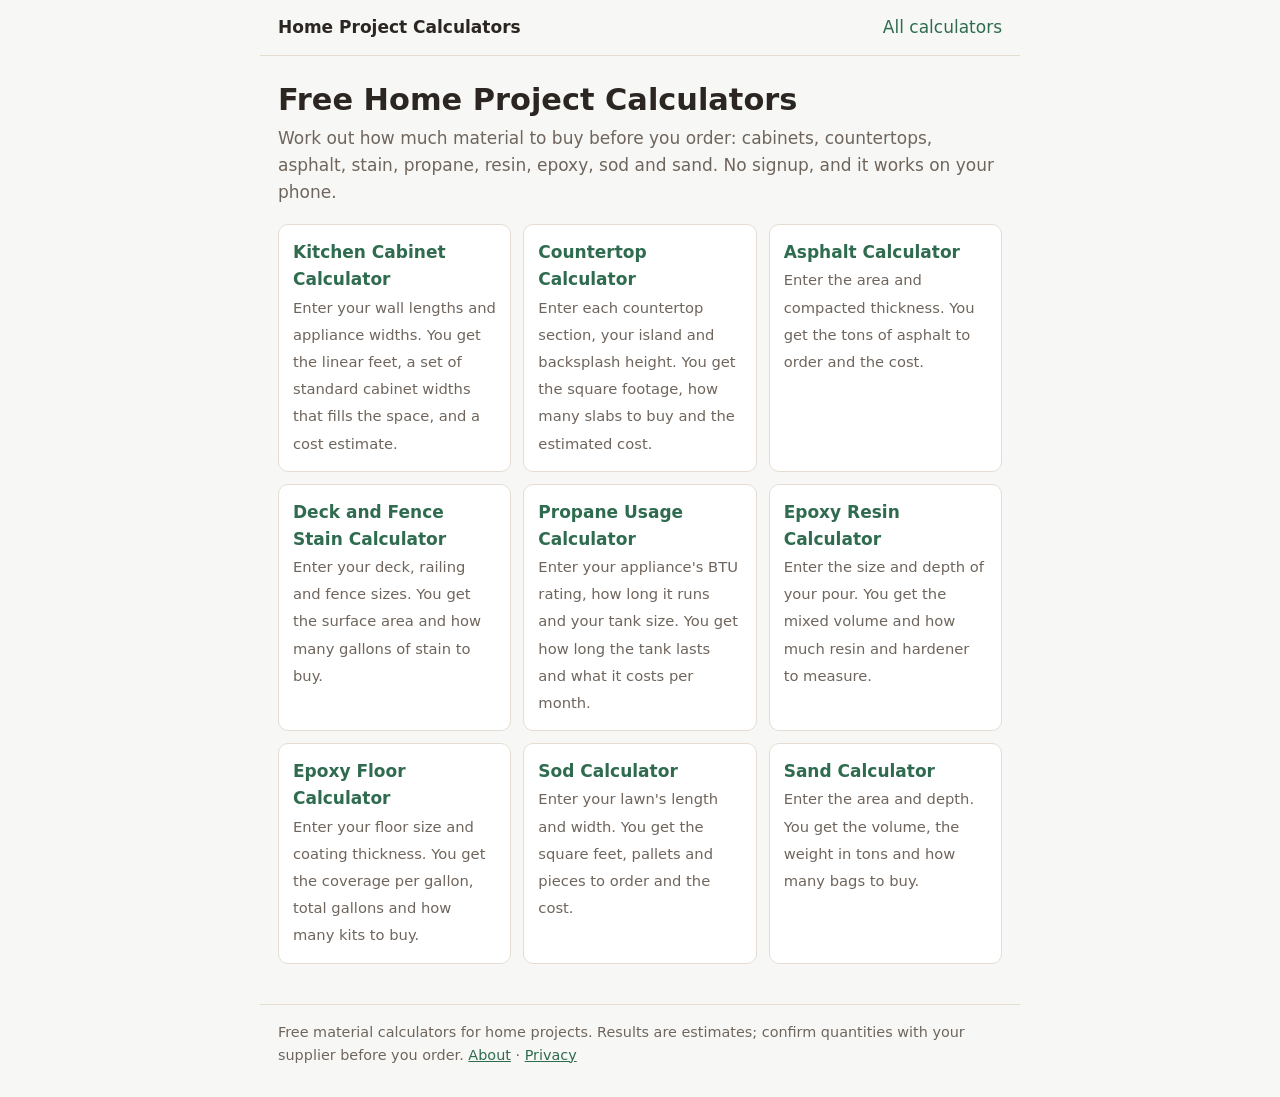
<file: index.html>
<!doctype html><html lang="en"><head><meta charset="utf-8"><meta name="viewport" content="width=device-width,initial-scale=1"><meta name="google-site-verification" content="CVZDYhy-9Az-9mSCyMcHNVbkX8L0_TWqJA_rbuYR4xs">
<title>Home Project Calculators: Free Material Calculators</title><meta name="description" content="Free calculators for home and yard projects: cabinets, countertops, asphalt, deck stain, propane, epoxy resin, epoxy floors, sod and sand."><link rel="canonical" href="https://home-project-calculators-3z6.pages.dev/">
<meta property="og:title" content="Home Project Calculators: Free Material Calculators"><meta property="og:description" content="Free calculators for home and yard projects: cabinets, countertops, asphalt, deck stain, propane, epoxy resin, epoxy floors, sod and sand."><meta property="og:url" content="https://home-project-calculators-3z6.pages.dev/"><meta property="og:type" content="website"><meta property="og:site_name" content="Home Project Calculators"><meta property="og:image" content="https://home-project-calculators-3z6.pages.dev/og/home.png"><meta property="og:image:width" content="1200"><meta property="og:image:height" content="630"><meta property="og:image:alt" content="Home Project Calculators">
<meta name="twitter:card" content="summary_large_image"><meta name="twitter:title" content="Home Project Calculators: Free Material Calculators"><meta name="twitter:description" content="Free calculators for home and yard projects: cabinets, countertops, asphalt, deck stain, propane, epoxy resin, epoxy floors, sod and sand."><meta name="twitter:image" content="https://home-project-calculators-3z6.pages.dev/og/home.png"><meta name="twitter:image:alt" content="Home Project Calculators">
<link rel="icon" href="/favicon.svg" type="image/svg+xml"><link rel="stylesheet" href="/style.css">
<script type="application/ld+json">{"@context":"https://schema.org","@type":"WebSite","name":"Home Project Calculators","url":"https://home-project-calculators-3z6.pages.dev/"}</script>
</head><body><header><a href="/">Home Project Calculators</a><a href="/#all" style="font-weight:500;color:var(--accent)">All calculators</a></header>
<main><h1>Free Home Project Calculators</h1><p class="lede">Work out how much material to buy before you order: cabinets, countertops, asphalt, stain, propane, resin, epoxy, sod and sand. No signup, and it works on your phone.</p>
<ul class="cards" id="all"><li><a href="/cabinet-calculator/"><b>Kitchen Cabinet Calculator</b><span>Enter your wall lengths and appliance widths. You get the linear feet, a set of standard cabinet widths that fills the space, and a cost estimate.</span></a></li><li><a href="/countertop-calculator/"><b>Countertop Calculator</b><span>Enter each countertop section, your island and backsplash height. You get the square footage, how many slabs to buy and the estimated cost.</span></a></li><li><a href="/asphalt-calculator/"><b>Asphalt Calculator</b><span>Enter the area and compacted thickness. You get the tons of asphalt to order and the cost.</span></a></li><li><a href="/deck-stain-calculator/"><b>Deck and Fence Stain Calculator</b><span>Enter your deck, railing and fence sizes. You get the surface area and how many gallons of stain to buy.</span></a></li><li><a href="/propane-calculator/"><b>Propane Usage Calculator</b><span>Enter your appliance's BTU rating, how long it runs and your tank size. You get how long the tank lasts and what it costs per month.</span></a></li><li><a href="/resin-calculator/"><b>Epoxy Resin Calculator</b><span>Enter the size and depth of your pour. You get the mixed volume and how much resin and hardener to measure.</span></a></li><li><a href="/epoxy-floor-calculator/"><b>Epoxy Floor Calculator</b><span>Enter your floor size and coating thickness. You get the coverage per gallon, total gallons and how many kits to buy.</span></a></li><li><a href="/sod-calculator/"><b>Sod Calculator</b><span>Enter your lawn's length and width. You get the square feet, pallets and pieces to order and the cost.</span></a></li><li><a href="/sand-calculator/"><b>Sand Calculator</b><span>Enter the area and depth. You get the volume, the weight in tons and how many bags to buy.</span></a></li></ul><div class="ad"><script async="async" data-cfasync="false" src="https://bauval.org/21/ab7f9d6fa5f63ed8d9570107b5866b9d"></script><div id="container-ab7f9d6fa5f63ed8d9570107b5866b9d"></div></div></main>
<footer>Free material calculators for home projects. Results are estimates; confirm quantities with your supplier before you order. <a href="/about/">About</a> · <a href="/privacy/">Privacy</a></footer>
<script src="/app.js" defer></script></body></html>
</file>
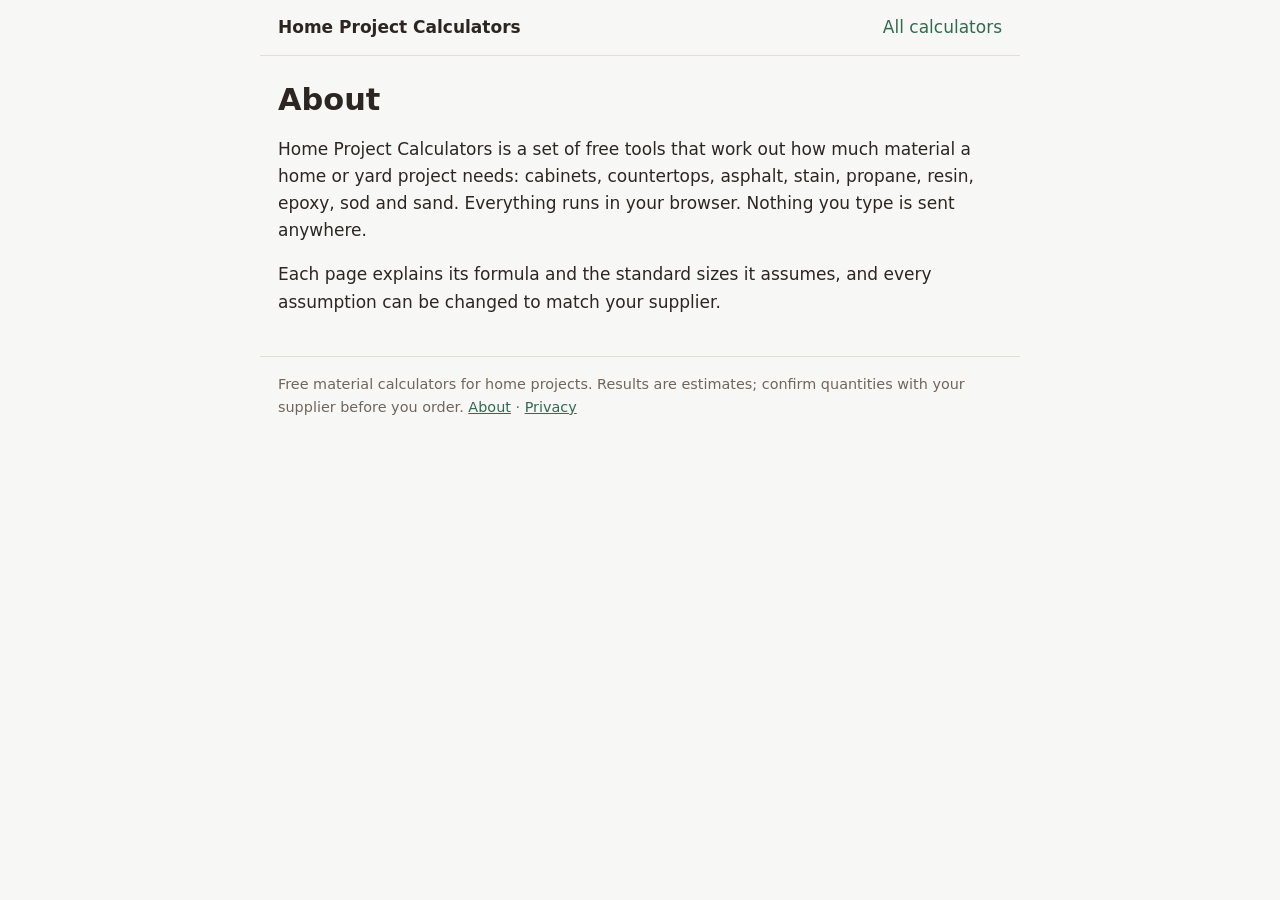
<file: about/index.html>
<!doctype html><html lang="en"><head><meta charset="utf-8"><meta name="viewport" content="width=device-width,initial-scale=1"><meta name="google-site-verification" content="CVZDYhy-9Az-9mSCyMcHNVbkX8L0_TWqJA_rbuYR4xs">
<title>About | Home Project Calculators</title><meta name="description" content="About for Home Project Calculators."><link rel="canonical" href="https://home-project-calculators-3z6.pages.dev/about/">
<meta property="og:title" content="About | Home Project Calculators"><meta property="og:description" content="About for Home Project Calculators."><meta property="og:url" content="https://home-project-calculators-3z6.pages.dev/about/"><meta property="og:type" content="website"><meta property="og:site_name" content="Home Project Calculators"><meta property="og:image" content="https://home-project-calculators-3z6.pages.dev/og/home.png"><meta property="og:image:width" content="1200"><meta property="og:image:height" content="630"><meta property="og:image:alt" content="Home Project Calculators">
<meta name="twitter:card" content="summary_large_image"><meta name="twitter:title" content="About | Home Project Calculators"><meta name="twitter:description" content="About for Home Project Calculators."><meta name="twitter:image" content="https://home-project-calculators-3z6.pages.dev/og/home.png"><meta name="twitter:image:alt" content="Home Project Calculators">
<link rel="icon" href="/favicon.svg" type="image/svg+xml"><link rel="stylesheet" href="/style.css">

</head><body><header><a href="/">Home Project Calculators</a><a href="/#all" style="font-weight:500;color:var(--accent)">All calculators</a></header>
<main><h1>About</h1><p>Home Project Calculators is a set of free tools that work out how much material a home or yard project needs: cabinets, countertops, asphalt, stain, propane, resin, epoxy, sod and sand. Everything runs in your browser. Nothing you type is sent anywhere.</p><p>Each page explains its formula and the standard sizes it assumes, and every assumption can be changed to match your supplier.</p></main>
<footer>Free material calculators for home projects. Results are estimates; confirm quantities with your supplier before you order. <a href="/about/">About</a> · <a href="/privacy/">Privacy</a></footer>
<script src="/app.js" defer></script></body></html>
</file>
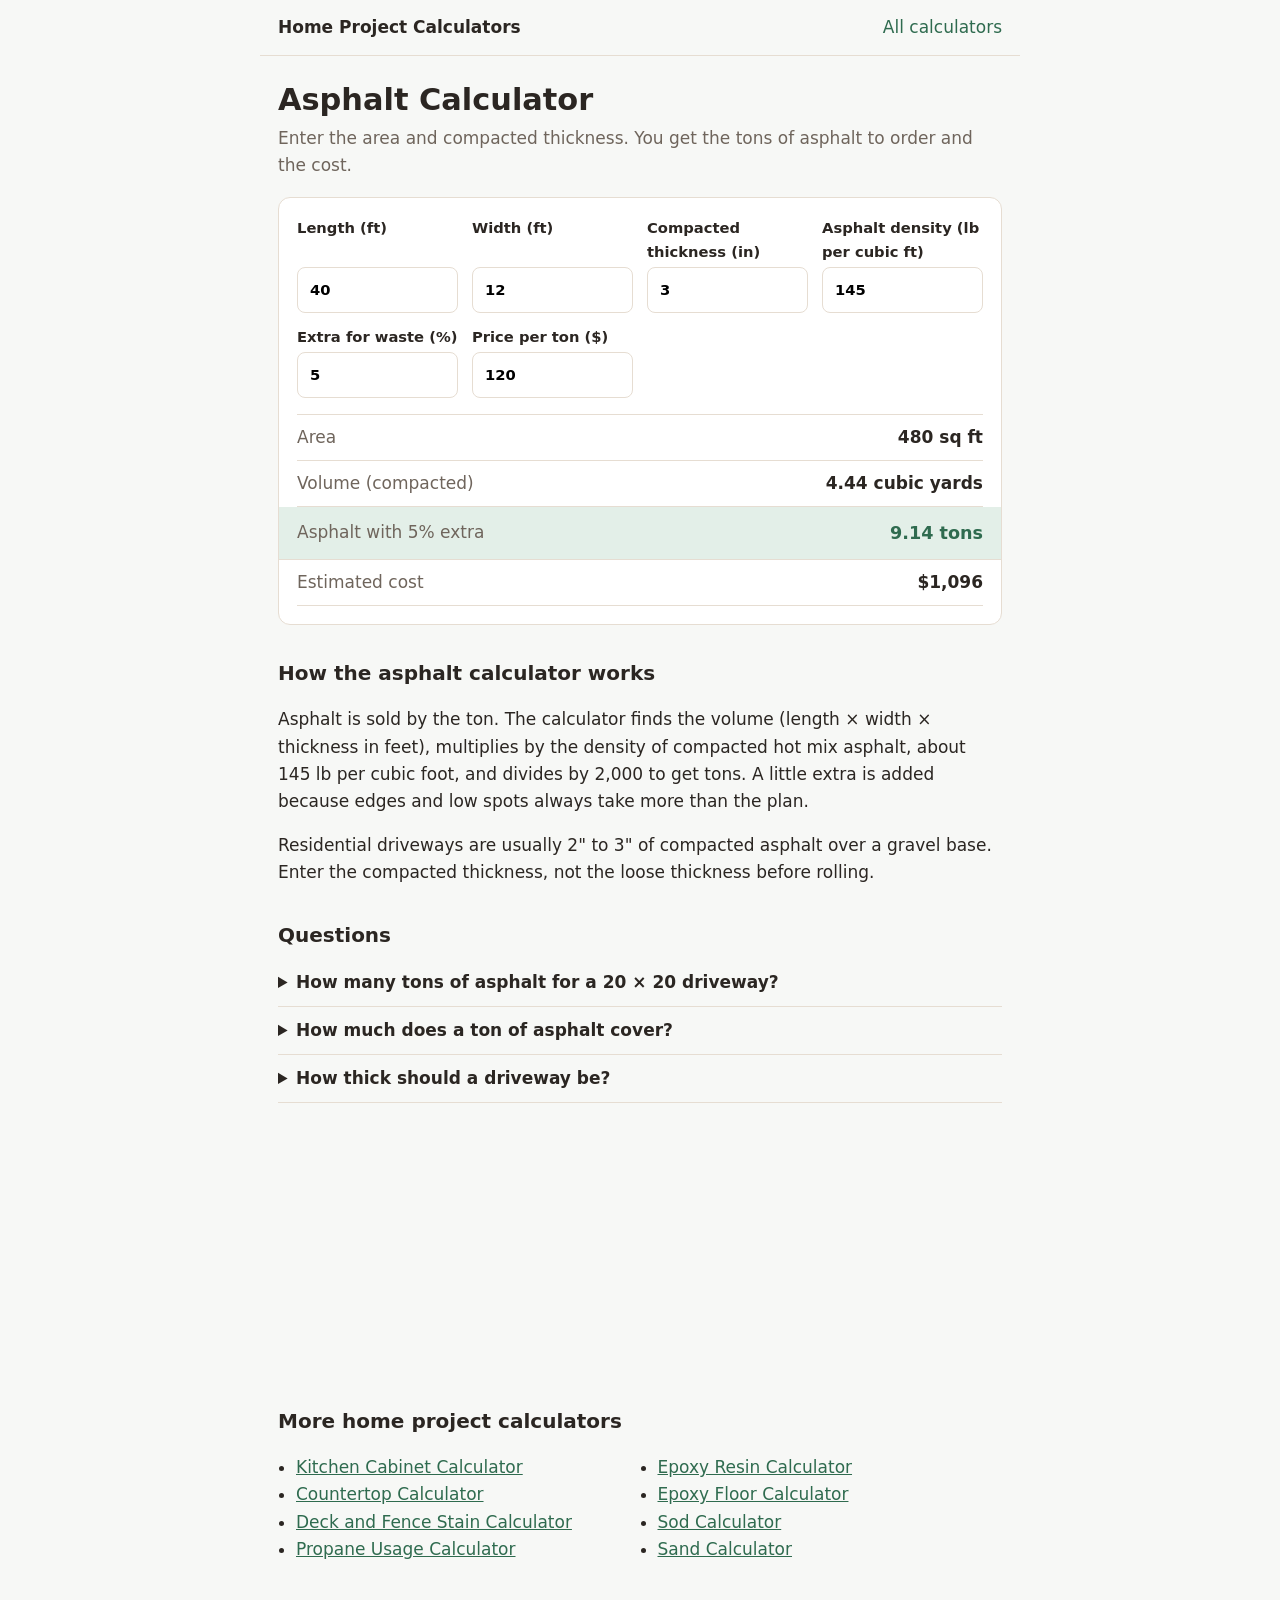
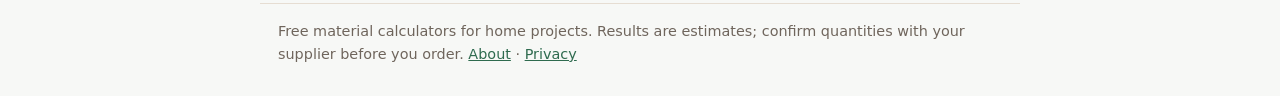
<file: asphalt-calculator/index.html>
<!doctype html><html lang="en"><head><meta charset="utf-8"><meta name="viewport" content="width=device-width,initial-scale=1"><meta name="google-site-verification" content="CVZDYhy-9Az-9mSCyMcHNVbkX8L0_TWqJA_rbuYR4xs">
<title>Asphalt Calculator: Tons of Asphalt for a Driveway</title><meta name="description" content="Free asphalt calculator. Enter driveway length, width and thickness to get tons of hot mix asphalt, cubic yards and estimated cost."><link rel="canonical" href="https://home-project-calculators-3z6.pages.dev/asphalt-calculator/">
<meta property="og:title" content="Asphalt Calculator: Tons of Asphalt for a Driveway"><meta property="og:description" content="Free asphalt calculator. Enter driveway length, width and thickness to get tons of hot mix asphalt, cubic yards and estimated cost."><meta property="og:url" content="https://home-project-calculators-3z6.pages.dev/asphalt-calculator/"><meta property="og:type" content="website"><meta property="og:site_name" content="Home Project Calculators"><meta property="og:image" content="https://home-project-calculators-3z6.pages.dev/og/asphalt-calculator.png"><meta property="og:image:width" content="1200"><meta property="og:image:height" content="630"><meta property="og:image:alt" content="Asphalt Calculator: free, no signup">
<meta name="twitter:card" content="summary_large_image"><meta name="twitter:title" content="Asphalt Calculator: Tons of Asphalt for a Driveway"><meta name="twitter:description" content="Free asphalt calculator. Enter driveway length, width and thickness to get tons of hot mix asphalt, cubic yards and estimated cost."><meta name="twitter:image" content="https://home-project-calculators-3z6.pages.dev/og/asphalt-calculator.png"><meta name="twitter:image:alt" content="Asphalt Calculator: free, no signup">
<link rel="icon" href="/favicon.svg" type="image/svg+xml"><link rel="stylesheet" href="/style.css">
<script type="application/ld+json">{"@context":"https://schema.org","@type":"WebApplication","name":"Asphalt Calculator","url":"https://home-project-calculators-3z6.pages.dev/asphalt-calculator/","applicationCategory":"UtilitiesApplication","operatingSystem":"Any","offers":{"@type":"Offer","price":"0","priceCurrency":"USD"}}</script><script type="application/ld+json">{"@context":"https://schema.org","@type":"FAQPage","mainEntity":[{"@type":"Question","name":"How many tons of asphalt for a 20 × 20 driveway?","acceptedAnswer":{"@type":"Answer","text":"At 2\" compacted thickness, a 20 × 20 ft area needs about 4.83 tons with no extra."}},{"@type":"Question","name":"How much does a ton of asphalt cover?","acceptedAnswer":{"@type":"Answer","text":"At 2\" thick, one ton covers about 83 sq ft. At 3\" thick it covers about 55 sq ft."}},{"@type":"Question","name":"How thick should a driveway be?","acceptedAnswer":{"@type":"Answer","text":"Most residential driveways get 2\" to 3\" of compacted asphalt over 4\" to 8\" of compacted gravel base."}}]}</script>
</head><body><header><a href="/">Home Project Calculators</a><a href="/#all" style="font-weight:500;color:var(--accent)">All calculators</a></header>
<main><h1>Asphalt Calculator</h1><p class="lede">Enter the area and compacted thickness. You get the tons of asphalt to order and the cost.</p>
<form class="calc" data-calc="asphalt"><div class="grid"><label>Length (ft)<input name="l" type="number" inputmode="decimal" step="any" min="0" value="40" required></label><label>Width (ft)<input name="w" type="number" inputmode="decimal" step="any" min="0" value="12" required></label><label>Compacted thickness (in)<input name="t" type="number" inputmode="decimal" step="any" min="0" value="3" required></label><label>Asphalt density (lb per cubic ft)<input name="density" type="number" inputmode="decimal" step="any" min="0" value="145" required></label><label>Extra for waste (%)<input name="waste" type="number" inputmode="decimal" step="any" min="0" value="5"></label><label>Price per ton ($)<input name="price" type="number" inputmode="decimal" step="any" min="0" value="120"></label></div><div id="result" aria-live="polite"></div></form>
<div class="ad"><script async="async" data-cfasync="false" src="https://bauval.org/21/ab7f9d6fa5f63ed8d9570107b5866b9d"></script><div id="container-ab7f9d6fa5f63ed8d9570107b5866b9d"></div></div>
<h2>How the asphalt calculator works</h2><p>Asphalt is sold by the ton. The calculator finds the volume (length × width × thickness in feet), multiplies by the density of compacted hot mix asphalt, about 145 lb per cubic foot, and divides by 2,000 to get tons. A little extra is added because edges and low spots always take more than the plan.</p><p>Residential driveways are usually 2" to 3" of compacted asphalt over a gravel base. Enter the compacted thickness, not the loose thickness before rolling.</p>
<h2>Questions</h2><details><summary>How many tons of asphalt for a 20 × 20 driveway?</summary><p>At 2&quot; compacted thickness, a 20 × 20 ft area needs about 4.83 tons with no extra.</p></details><details><summary>How much does a ton of asphalt cover?</summary><p>At 2&quot; thick, one ton covers about 83 sq ft. At 3&quot; thick it covers about 55 sq ft.</p></details><details><summary>How thick should a driveway be?</summary><p>Most residential driveways get 2&quot; to 3&quot; of compacted asphalt over 4&quot; to 8&quot; of compacted gravel base.</p></details>
<div class="ad ad-banner"><script>atOptions = { 'key' : '8d4633651714d2e306c0f49692fb148e', 'format' : 'iframe', 'height' : 250, 'width' : 300, 'params' : {} };</script><script src="https://bauval.org/22/8d4633651714d2e306c0f49692fb148e"></script></div><h2>More home project calculators</h2><ul class="links"><li><a href="/cabinet-calculator/">Kitchen Cabinet Calculator</a></li><li><a href="/countertop-calculator/">Countertop Calculator</a></li><li><a href="/deck-stain-calculator/">Deck and Fence Stain Calculator</a></li><li><a href="/propane-calculator/">Propane Usage Calculator</a></li><li><a href="/resin-calculator/">Epoxy Resin Calculator</a></li><li><a href="/epoxy-floor-calculator/">Epoxy Floor Calculator</a></li><li><a href="/sod-calculator/">Sod Calculator</a></li><li><a href="/sand-calculator/">Sand Calculator</a></li></ul></main>
<footer>Free material calculators for home projects. Results are estimates; confirm quantities with your supplier before you order. <a href="/about/">About</a> · <a href="/privacy/">Privacy</a></footer>
<script src="/app.js" defer></script></body></html>
</file>
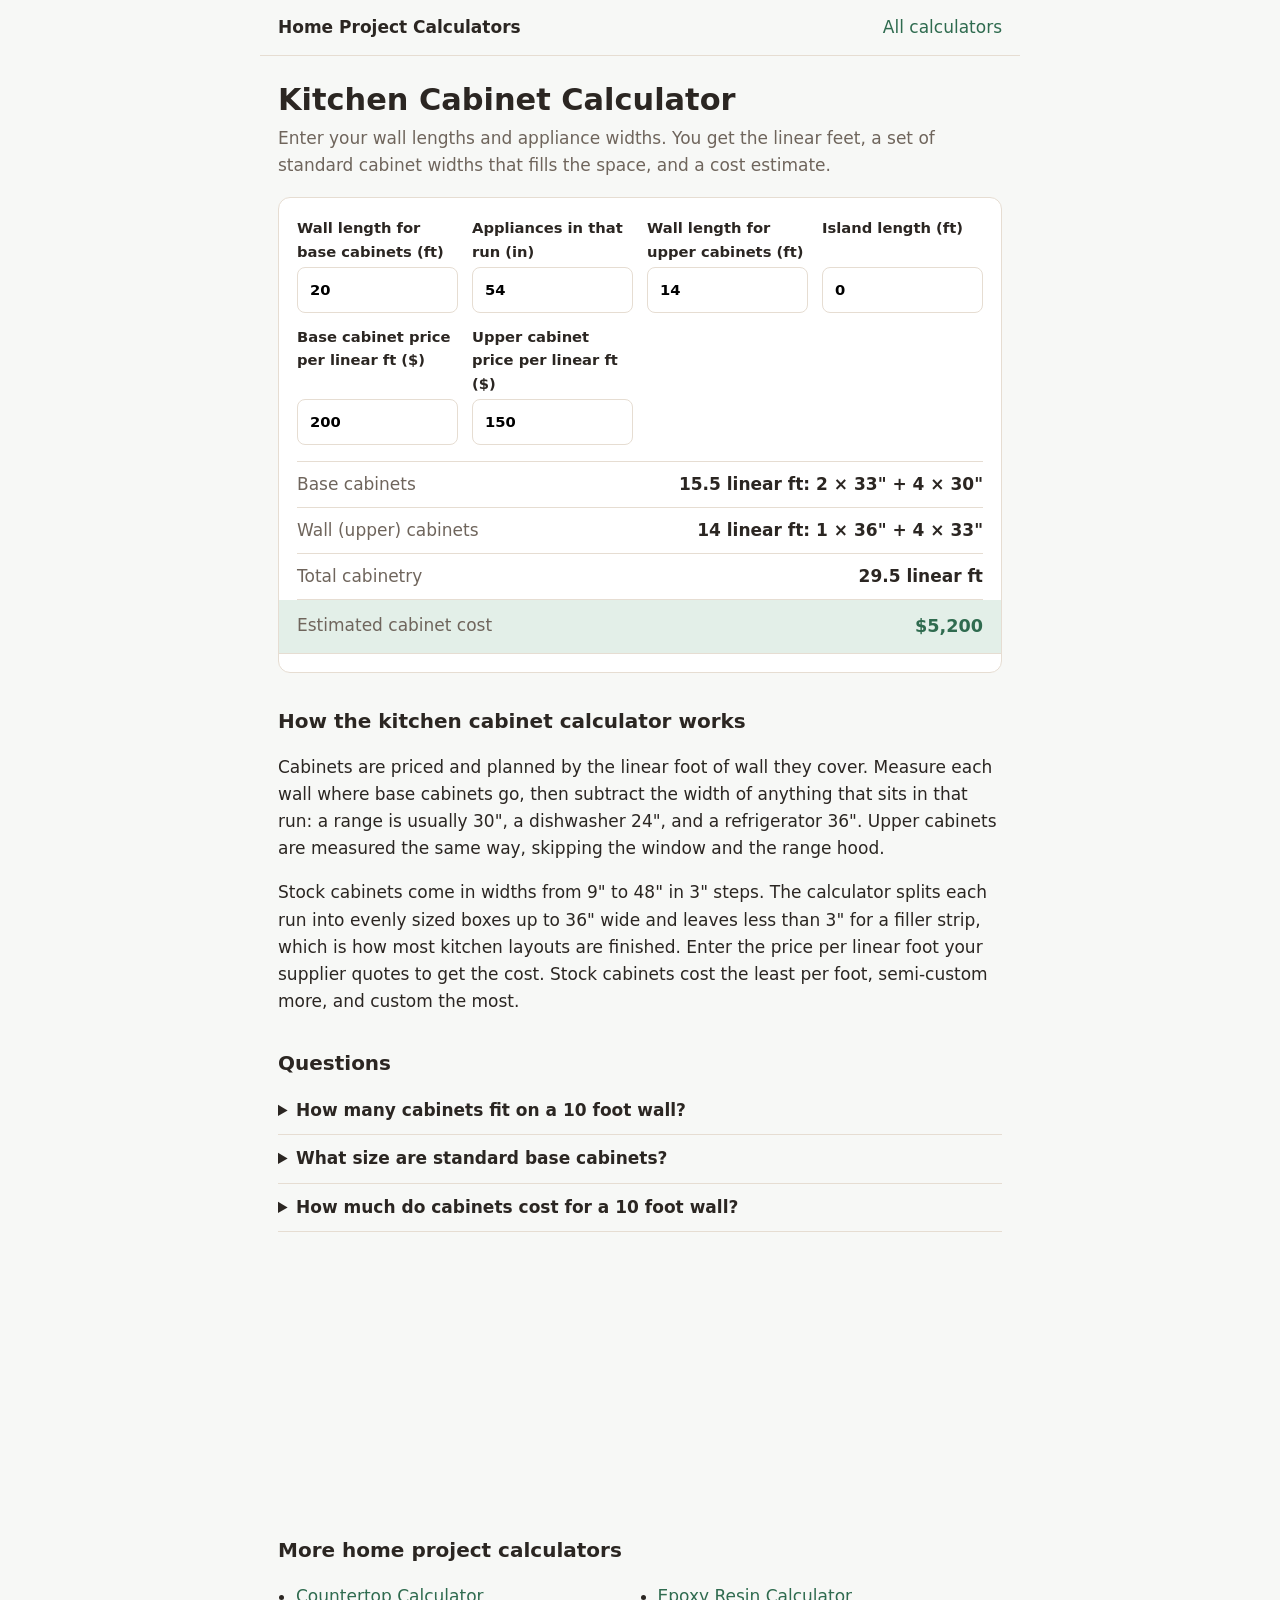
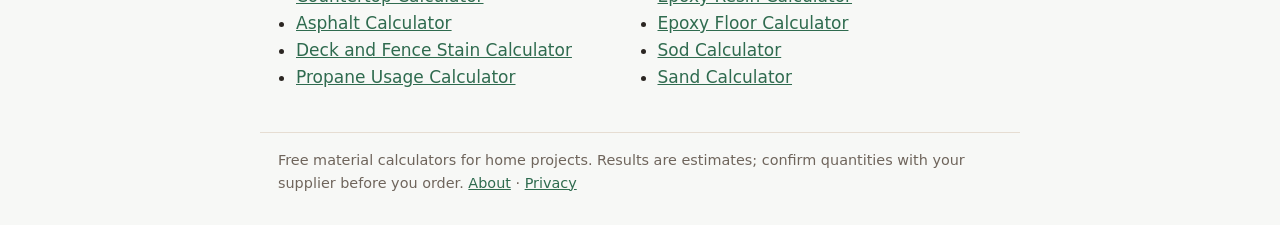
<file: cabinet-calculator/index.html>
<!doctype html><html lang="en"><head><meta charset="utf-8"><meta name="viewport" content="width=device-width,initial-scale=1"><meta name="google-site-verification" content="CVZDYhy-9Az-9mSCyMcHNVbkX8L0_TWqJA_rbuYR4xs">
<title>Cabinet Calculator: How Many Kitchen Cabinets and Cost</title><meta name="description" content="Free kitchen cabinet calculator. Enter your wall lengths to get linear feet, the cabinet widths that fit, filler size and an estimated cabinet cost."><link rel="canonical" href="https://home-project-calculators-3z6.pages.dev/cabinet-calculator/">
<meta property="og:title" content="Cabinet Calculator: How Many Kitchen Cabinets and Cost"><meta property="og:description" content="Free kitchen cabinet calculator. Enter your wall lengths to get linear feet, the cabinet widths that fit, filler size and an estimated cabinet cost."><meta property="og:url" content="https://home-project-calculators-3z6.pages.dev/cabinet-calculator/"><meta property="og:type" content="website"><meta property="og:site_name" content="Home Project Calculators"><meta property="og:image" content="https://home-project-calculators-3z6.pages.dev/og/cabinet-calculator.png"><meta property="og:image:width" content="1200"><meta property="og:image:height" content="630"><meta property="og:image:alt" content="Kitchen Cabinet Calculator: free, no signup">
<meta name="twitter:card" content="summary_large_image"><meta name="twitter:title" content="Cabinet Calculator: How Many Kitchen Cabinets and Cost"><meta name="twitter:description" content="Free kitchen cabinet calculator. Enter your wall lengths to get linear feet, the cabinet widths that fit, filler size and an estimated cabinet cost."><meta name="twitter:image" content="https://home-project-calculators-3z6.pages.dev/og/cabinet-calculator.png"><meta name="twitter:image:alt" content="Kitchen Cabinet Calculator: free, no signup">
<link rel="icon" href="/favicon.svg" type="image/svg+xml"><link rel="stylesheet" href="/style.css">
<script type="application/ld+json">{"@context":"https://schema.org","@type":"WebApplication","name":"Kitchen Cabinet Calculator","url":"https://home-project-calculators-3z6.pages.dev/cabinet-calculator/","applicationCategory":"UtilitiesApplication","operatingSystem":"Any","offers":{"@type":"Offer","price":"0","priceCurrency":"USD"}}</script><script type="application/ld+json">{"@context":"https://schema.org","@type":"FAQPage","mainEntity":[{"@type":"Question","name":"How many cabinets fit on a 10 foot wall?","acceptedAnswer":{"@type":"Answer","text":"A 10 foot (120\") wall fits four 30\" base cabinets with no filler, and four 30\" upper cabinets above them."}},{"@type":"Question","name":"What size are standard base cabinets?","acceptedAnswer":{"@type":"Answer","text":"Base cabinets are 34 1/2\" tall and 24\" deep, so the counter ends up about 36\" high. Widths run from 9\" to 48\" in 3\" steps."}},{"@type":"Question","name":"How much do cabinets cost for a 10 foot wall?","acceptedAnswer":{"@type":"Answer","text":"At $200 per linear foot for base cabinets and $150 for uppers, 10 feet of each comes to $3,500. Get a per-foot quote for the cabinet line you want and enter it above."}}]}</script>
</head><body><header><a href="/">Home Project Calculators</a><a href="/#all" style="font-weight:500;color:var(--accent)">All calculators</a></header>
<main><h1>Kitchen Cabinet Calculator</h1><p class="lede">Enter your wall lengths and appliance widths. You get the linear feet, a set of standard cabinet widths that fills the space, and a cost estimate.</p>
<form class="calc" data-calc="cabinet"><div class="grid"><label>Wall length for base cabinets (ft)<input name="base" type="number" inputmode="decimal" step="any" min="0" value="20" required></label><label>Appliances in that run (in)<input name="appl" type="number" inputmode="decimal" step="any" min="0" value="54"></label><label>Wall length for upper cabinets (ft)<input name="upper" type="number" inputmode="decimal" step="any" min="0" value="14"></label><label>Island length (ft)<input name="island" type="number" inputmode="decimal" step="any" min="0" value="0"></label><label>Base cabinet price per linear ft ($)<input name="bppf" type="number" inputmode="decimal" step="any" min="0" value="200"></label><label>Upper cabinet price per linear ft ($)<input name="uppf" type="number" inputmode="decimal" step="any" min="0" value="150"></label></div><div id="result" aria-live="polite"></div></form>
<div class="ad"><script async="async" data-cfasync="false" src="https://bauval.org/21/ab7f9d6fa5f63ed8d9570107b5866b9d"></script><div id="container-ab7f9d6fa5f63ed8d9570107b5866b9d"></div></div>
<h2>How the kitchen cabinet calculator works</h2><p>Cabinets are priced and planned by the linear foot of wall they cover. Measure each wall where base cabinets go, then subtract the width of anything that sits in that run: a range is usually 30", a dishwasher 24", and a refrigerator 36". Upper cabinets are measured the same way, skipping the window and the range hood.</p><p>Stock cabinets come in widths from 9" to 48" in 3" steps. The calculator splits each run into evenly sized boxes up to 36" wide and leaves less than 3" for a filler strip, which is how most kitchen layouts are finished. Enter the price per linear foot your supplier quotes to get the cost. Stock cabinets cost the least per foot, semi-custom more, and custom the most.</p>
<h2>Questions</h2><details><summary>How many cabinets fit on a 10 foot wall?</summary><p>A 10 foot (120&quot;) wall fits four 30&quot; base cabinets with no filler, and four 30&quot; upper cabinets above them.</p></details><details><summary>What size are standard base cabinets?</summary><p>Base cabinets are 34 1/2&quot; tall and 24&quot; deep, so the counter ends up about 36&quot; high. Widths run from 9&quot; to 48&quot; in 3&quot; steps.</p></details><details><summary>How much do cabinets cost for a 10 foot wall?</summary><p>At $200 per linear foot for base cabinets and $150 for uppers, 10 feet of each comes to $3,500. Get a per-foot quote for the cabinet line you want and enter it above.</p></details>
<div class="ad ad-banner"><script>atOptions = { 'key' : '8d4633651714d2e306c0f49692fb148e', 'format' : 'iframe', 'height' : 250, 'width' : 300, 'params' : {} };</script><script src="https://bauval.org/22/8d4633651714d2e306c0f49692fb148e"></script></div><h2>More home project calculators</h2><ul class="links"><li><a href="/countertop-calculator/">Countertop Calculator</a></li><li><a href="/asphalt-calculator/">Asphalt Calculator</a></li><li><a href="/deck-stain-calculator/">Deck and Fence Stain Calculator</a></li><li><a href="/propane-calculator/">Propane Usage Calculator</a></li><li><a href="/resin-calculator/">Epoxy Resin Calculator</a></li><li><a href="/epoxy-floor-calculator/">Epoxy Floor Calculator</a></li><li><a href="/sod-calculator/">Sod Calculator</a></li><li><a href="/sand-calculator/">Sand Calculator</a></li></ul></main>
<footer>Free material calculators for home projects. Results are estimates; confirm quantities with your supplier before you order. <a href="/about/">About</a> · <a href="/privacy/">Privacy</a></footer>
<script src="/app.js" defer></script></body></html>
</file>
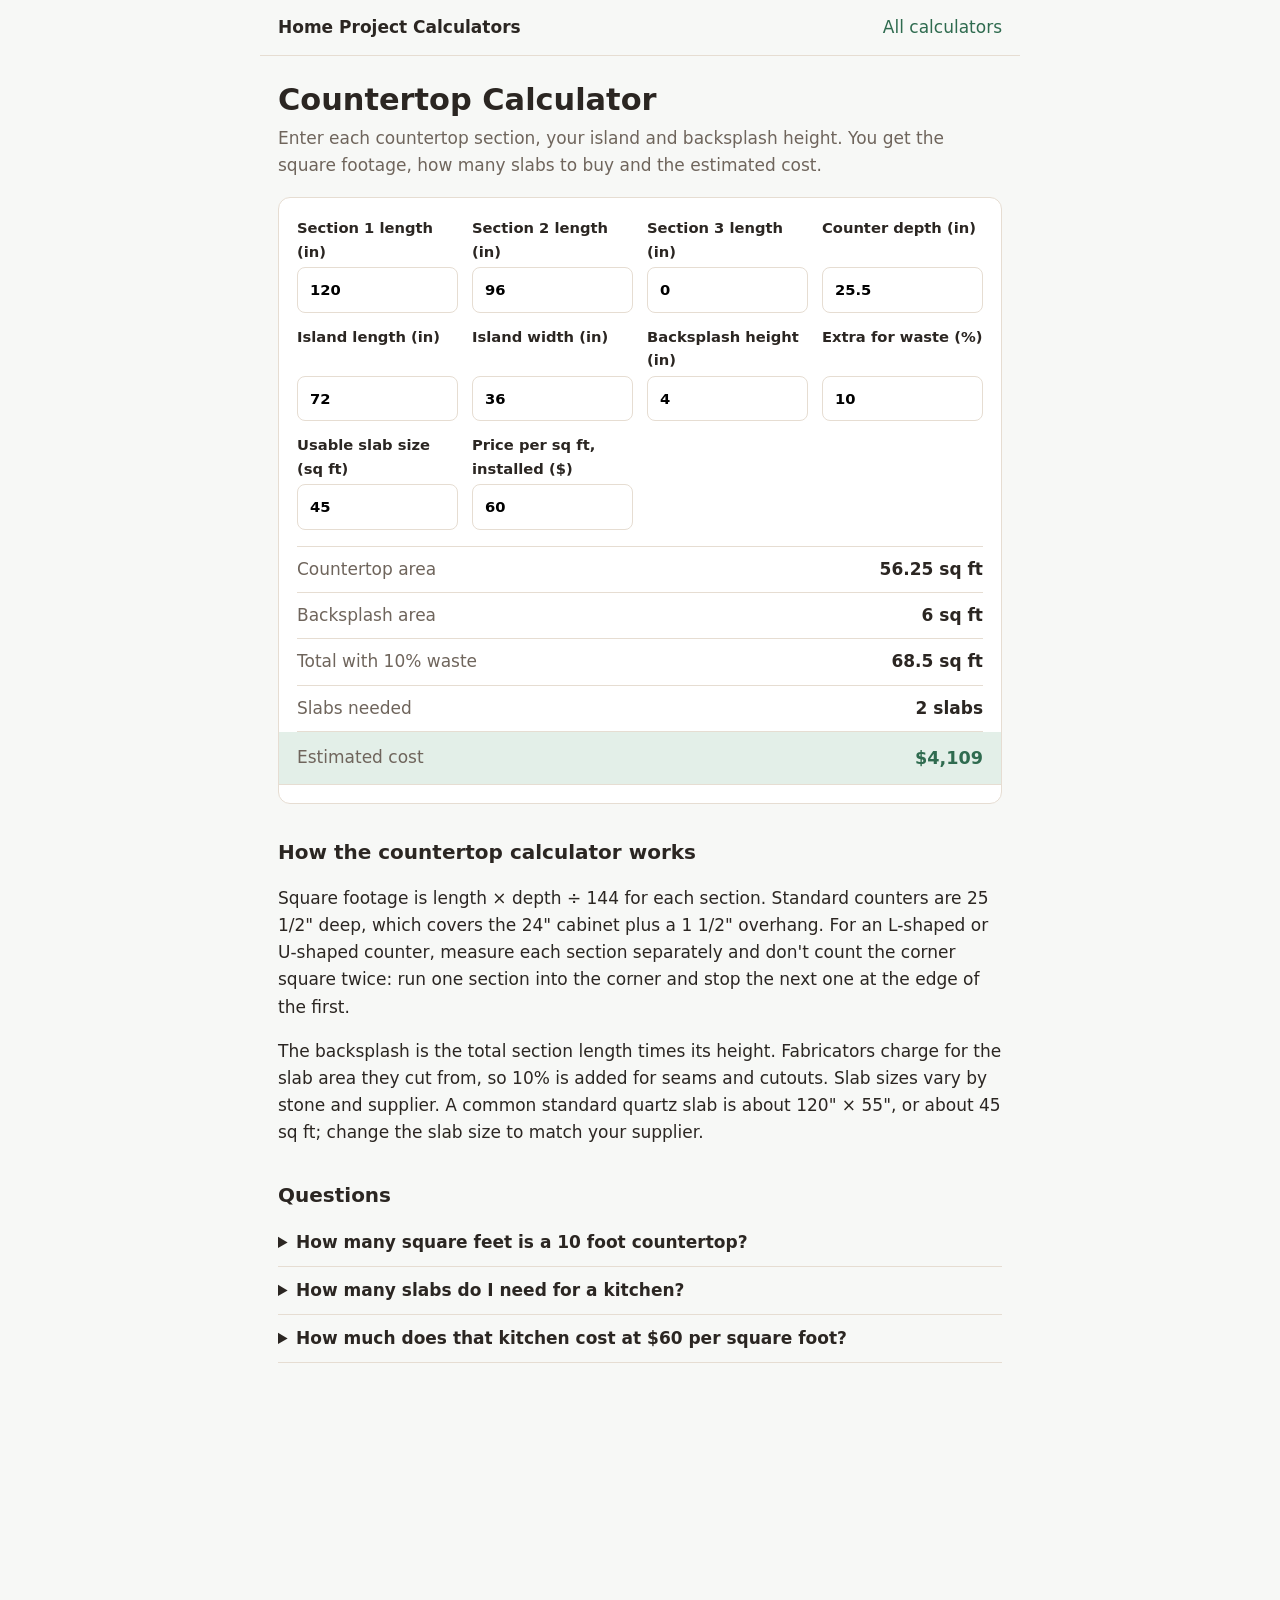
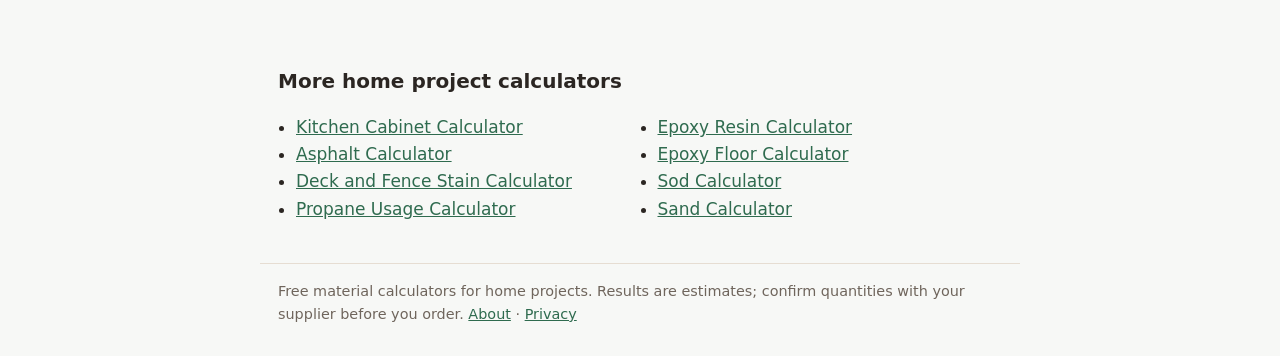
<file: countertop-calculator/index.html>
<!doctype html><html lang="en"><head><meta charset="utf-8"><meta name="viewport" content="width=device-width,initial-scale=1"><meta name="google-site-verification" content="CVZDYhy-9Az-9mSCyMcHNVbkX8L0_TWqJA_rbuYR4xs">
<title>Countertop Calculator: Square Feet, Slabs and Cost</title><meta name="description" content="Free countertop square footage calculator for granite, quartz and laminate. Add sections, an island and backsplash to get square feet, slabs needed and cost."><link rel="canonical" href="https://home-project-calculators-3z6.pages.dev/countertop-calculator/">
<meta property="og:title" content="Countertop Calculator: Square Feet, Slabs and Cost"><meta property="og:description" content="Free countertop square footage calculator for granite, quartz and laminate. Add sections, an island and backsplash to get square feet, slabs needed and cost."><meta property="og:url" content="https://home-project-calculators-3z6.pages.dev/countertop-calculator/"><meta property="og:type" content="website"><meta property="og:site_name" content="Home Project Calculators"><meta property="og:image" content="https://home-project-calculators-3z6.pages.dev/og/countertop-calculator.png"><meta property="og:image:width" content="1200"><meta property="og:image:height" content="630"><meta property="og:image:alt" content="Countertop Calculator: free, no signup">
<meta name="twitter:card" content="summary_large_image"><meta name="twitter:title" content="Countertop Calculator: Square Feet, Slabs and Cost"><meta name="twitter:description" content="Free countertop square footage calculator for granite, quartz and laminate. Add sections, an island and backsplash to get square feet, slabs needed and cost."><meta name="twitter:image" content="https://home-project-calculators-3z6.pages.dev/og/countertop-calculator.png"><meta name="twitter:image:alt" content="Countertop Calculator: free, no signup">
<link rel="icon" href="/favicon.svg" type="image/svg+xml"><link rel="stylesheet" href="/style.css">
<script type="application/ld+json">{"@context":"https://schema.org","@type":"WebApplication","name":"Countertop Calculator","url":"https://home-project-calculators-3z6.pages.dev/countertop-calculator/","applicationCategory":"UtilitiesApplication","operatingSystem":"Any","offers":{"@type":"Offer","price":"0","priceCurrency":"USD"}}</script><script type="application/ld+json">{"@context":"https://schema.org","@type":"FAQPage","mainEntity":[{"@type":"Question","name":"How many square feet is a 10 foot countertop?","acceptedAnswer":{"@type":"Answer","text":"At the standard 25 1/2\" depth, 120\" × 25.5\" ÷ 144 = 21.25 sq ft before any backsplash or waste."}},{"@type":"Question","name":"How many slabs do I need for a kitchen?","acceptedAnswer":{"@type":"Answer","text":"A kitchen with 120\" and 96\" sections, a 72\" × 36\" island and a 4\" backsplash comes to 68.5 sq ft with 10% waste, which is 2 slabs of 45 sq ft."}},{"@type":"Question","name":"How much does that kitchen cost at $60 per square foot?","acceptedAnswer":{"@type":"Answer","text":"68.5 sq ft at $60 is about $4,109. Ask your fabricator whether the price per sq ft includes edges, cutouts and installation."}}]}</script>
</head><body><header><a href="/">Home Project Calculators</a><a href="/#all" style="font-weight:500;color:var(--accent)">All calculators</a></header>
<main><h1>Countertop Calculator</h1><p class="lede">Enter each countertop section, your island and backsplash height. You get the square footage, how many slabs to buy and the estimated cost.</p>
<form class="calc" data-calc="countertop"><div class="grid"><label>Section 1 length (in)<input name="l1" type="number" inputmode="decimal" step="any" min="0" value="120" required></label><label>Section 2 length (in)<input name="l2" type="number" inputmode="decimal" step="any" min="0" value="96"></label><label>Section 3 length (in)<input name="l3" type="number" inputmode="decimal" step="any" min="0" value="0"></label><label>Counter depth (in)<input name="depth" type="number" inputmode="decimal" step="any" min="0" value="25.5" required></label><label>Island length (in)<input name="il" type="number" inputmode="decimal" step="any" min="0" value="72"></label><label>Island width (in)<input name="iw" type="number" inputmode="decimal" step="any" min="0" value="36"></label><label>Backsplash height (in)<input name="splash" type="number" inputmode="decimal" step="any" min="0" value="4"></label><label>Extra for waste (%)<input name="waste" type="number" inputmode="decimal" step="any" min="0" value="10"></label><label>Usable slab size (sq ft)<input name="slab" type="number" inputmode="decimal" step="any" min="0" value="45" required></label><label>Price per sq ft, installed ($)<input name="price" type="number" inputmode="decimal" step="any" min="0" value="60"></label></div><div id="result" aria-live="polite"></div></form>
<div class="ad"><script async="async" data-cfasync="false" src="https://bauval.org/21/ab7f9d6fa5f63ed8d9570107b5866b9d"></script><div id="container-ab7f9d6fa5f63ed8d9570107b5866b9d"></div></div>
<h2>How the countertop calculator works</h2><p>Square footage is length × depth ÷ 144 for each section. Standard counters are 25 1/2" deep, which covers the 24" cabinet plus a 1 1/2" overhang. For an L-shaped or U-shaped counter, measure each section separately and don't count the corner square twice: run one section into the corner and stop the next one at the edge of the first.</p><p>The backsplash is the total section length times its height. Fabricators charge for the slab area they cut from, so 10% is added for seams and cutouts. Slab sizes vary by stone and supplier. A common standard quartz slab is about 120" × 55", or about 45 sq ft; change the slab size to match your supplier.</p>
<h2>Questions</h2><details><summary>How many square feet is a 10 foot countertop?</summary><p>At the standard 25 1/2&quot; depth, 120&quot; × 25.5&quot; ÷ 144 = 21.25 sq ft before any backsplash or waste.</p></details><details><summary>How many slabs do I need for a kitchen?</summary><p>A kitchen with 120&quot; and 96&quot; sections, a 72&quot; × 36&quot; island and a 4&quot; backsplash comes to 68.5 sq ft with 10% waste, which is 2 slabs of 45 sq ft.</p></details><details><summary>How much does that kitchen cost at $60 per square foot?</summary><p>68.5 sq ft at $60 is about $4,109. Ask your fabricator whether the price per sq ft includes edges, cutouts and installation.</p></details>
<div class="ad ad-banner"><script>atOptions = { 'key' : '8d4633651714d2e306c0f49692fb148e', 'format' : 'iframe', 'height' : 250, 'width' : 300, 'params' : {} };</script><script src="https://bauval.org/22/8d4633651714d2e306c0f49692fb148e"></script></div><h2>More home project calculators</h2><ul class="links"><li><a href="/cabinet-calculator/">Kitchen Cabinet Calculator</a></li><li><a href="/asphalt-calculator/">Asphalt Calculator</a></li><li><a href="/deck-stain-calculator/">Deck and Fence Stain Calculator</a></li><li><a href="/propane-calculator/">Propane Usage Calculator</a></li><li><a href="/resin-calculator/">Epoxy Resin Calculator</a></li><li><a href="/epoxy-floor-calculator/">Epoxy Floor Calculator</a></li><li><a href="/sod-calculator/">Sod Calculator</a></li><li><a href="/sand-calculator/">Sand Calculator</a></li></ul></main>
<footer>Free material calculators for home projects. Results are estimates; confirm quantities with your supplier before you order. <a href="/about/">About</a> · <a href="/privacy/">Privacy</a></footer>
<script src="/app.js" defer></script></body></html>
</file>
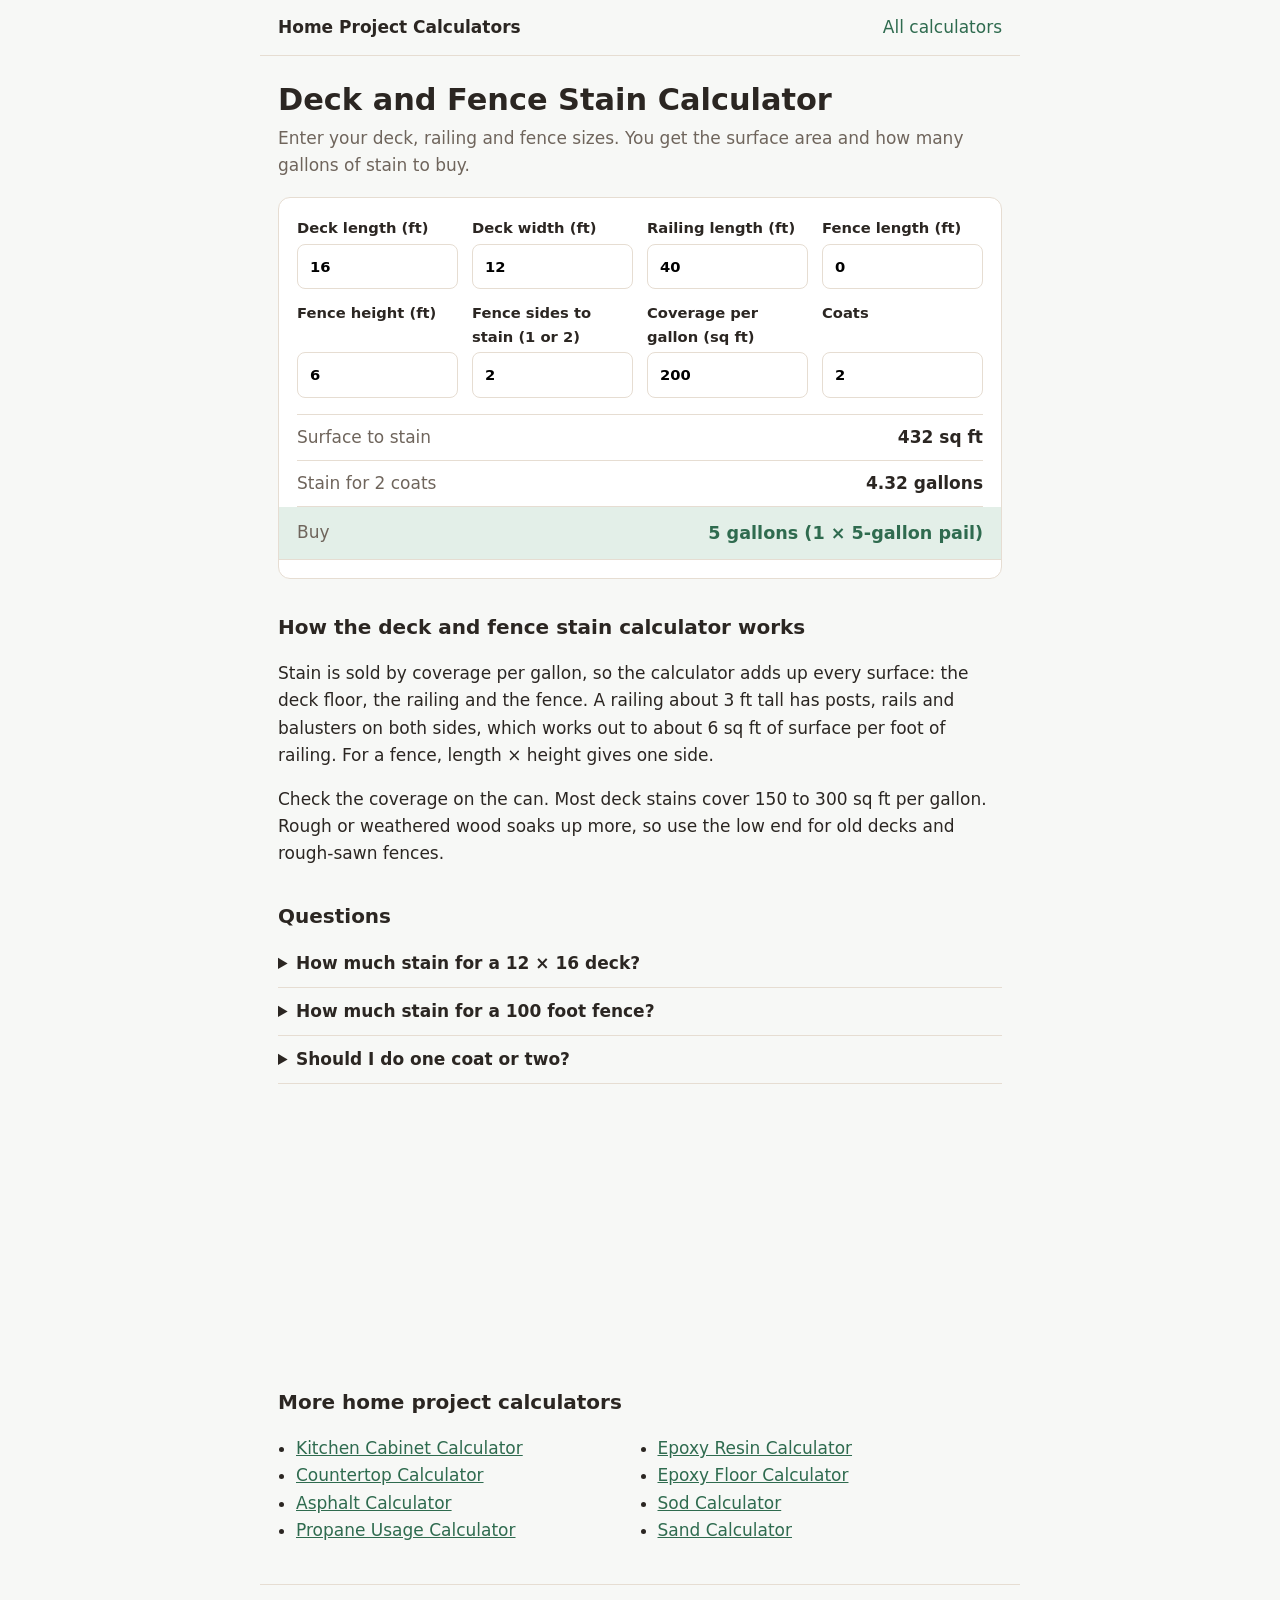
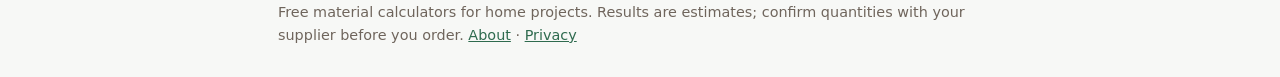
<file: deck-stain-calculator/index.html>
<!doctype html><html lang="en"><head><meta charset="utf-8"><meta name="viewport" content="width=device-width,initial-scale=1"><meta name="google-site-verification" content="CVZDYhy-9Az-9mSCyMcHNVbkX8L0_TWqJA_rbuYR4xs">
<title>Stain Calculator: How Much Deck and Fence Stain to Buy</title><meta name="description" content="Free stain calculator for decks and fences. Enter deck size, railing and fence length to get square feet and gallons of stain for each coat."><link rel="canonical" href="https://home-project-calculators-3z6.pages.dev/deck-stain-calculator/">
<meta property="og:title" content="Stain Calculator: How Much Deck and Fence Stain to Buy"><meta property="og:description" content="Free stain calculator for decks and fences. Enter deck size, railing and fence length to get square feet and gallons of stain for each coat."><meta property="og:url" content="https://home-project-calculators-3z6.pages.dev/deck-stain-calculator/"><meta property="og:type" content="website"><meta property="og:site_name" content="Home Project Calculators"><meta property="og:image" content="https://home-project-calculators-3z6.pages.dev/og/deck-stain-calculator.png"><meta property="og:image:width" content="1200"><meta property="og:image:height" content="630"><meta property="og:image:alt" content="Deck and Fence Stain Calculator: free, no signup">
<meta name="twitter:card" content="summary_large_image"><meta name="twitter:title" content="Stain Calculator: How Much Deck and Fence Stain to Buy"><meta name="twitter:description" content="Free stain calculator for decks and fences. Enter deck size, railing and fence length to get square feet and gallons of stain for each coat."><meta name="twitter:image" content="https://home-project-calculators-3z6.pages.dev/og/deck-stain-calculator.png"><meta name="twitter:image:alt" content="Deck and Fence Stain Calculator: free, no signup">
<link rel="icon" href="/favicon.svg" type="image/svg+xml"><link rel="stylesheet" href="/style.css">
<script type="application/ld+json">{"@context":"https://schema.org","@type":"WebApplication","name":"Deck and Fence Stain Calculator","url":"https://home-project-calculators-3z6.pages.dev/deck-stain-calculator/","applicationCategory":"UtilitiesApplication","operatingSystem":"Any","offers":{"@type":"Offer","price":"0","priceCurrency":"USD"}}</script><script type="application/ld+json">{"@context":"https://schema.org","@type":"FAQPage","mainEntity":[{"@type":"Question","name":"How much stain for a 12 × 16 deck?","acceptedAnswer":{"@type":"Answer","text":"The floor is 192 sq ft. Two coats at 200 sq ft per gallon need 1.92 gallons, so buy 2 gallons. Add the railing if you have one."}},{"@type":"Question","name":"How much stain for a 100 foot fence?","acceptedAnswer":{"@type":"Answer","text":"A 6 ft tall fence, stained on both sides with one coat at 200 sq ft per gallon, needs 6 gallons: one 5-gallon pail and one 1-gallon can."}},{"@type":"Question","name":"Should I do one coat or two?","acceptedAnswer":{"@type":"Answer","text":"Follow the product label. Many semi-transparent stains call for two thin coats applied wet on wet, while solid stains often cover in one."}}]}</script>
</head><body><header><a href="/">Home Project Calculators</a><a href="/#all" style="font-weight:500;color:var(--accent)">All calculators</a></header>
<main><h1>Deck and Fence Stain Calculator</h1><p class="lede">Enter your deck, railing and fence sizes. You get the surface area and how many gallons of stain to buy.</p>
<form class="calc" data-calc="stain"><div class="grid"><label>Deck length (ft)<input name="dl" type="number" inputmode="decimal" step="any" min="0" value="16"></label><label>Deck width (ft)<input name="dw" type="number" inputmode="decimal" step="any" min="0" value="12"></label><label>Railing length (ft)<input name="rail" type="number" inputmode="decimal" step="any" min="0" value="40"></label><label>Fence length (ft)<input name="fl" type="number" inputmode="decimal" step="any" min="0" value="0"></label><label>Fence height (ft)<input name="fh" type="number" inputmode="decimal" step="any" min="0" value="6"></label><label>Fence sides to stain (1 or 2)<input name="sides" type="number" inputmode="decimal" step="any" min="0" value="2"></label><label>Coverage per gallon (sq ft)<input name="cover" type="number" inputmode="decimal" step="any" min="0" value="200" required></label><label>Coats<input name="coats" type="number" inputmode="decimal" step="any" min="0" value="2" required></label></div><div id="result" aria-live="polite"></div></form>
<div class="ad"><script async="async" data-cfasync="false" src="https://bauval.org/21/ab7f9d6fa5f63ed8d9570107b5866b9d"></script><div id="container-ab7f9d6fa5f63ed8d9570107b5866b9d"></div></div>
<h2>How the deck and fence stain calculator works</h2><p>Stain is sold by coverage per gallon, so the calculator adds up every surface: the deck floor, the railing and the fence. A railing about 3 ft tall has posts, rails and balusters on both sides, which works out to about 6 sq ft of surface per foot of railing. For a fence, length × height gives one side.</p><p>Check the coverage on the can. Most deck stains cover 150 to 300 sq ft per gallon. Rough or weathered wood soaks up more, so use the low end for old decks and rough-sawn fences.</p>
<h2>Questions</h2><details><summary>How much stain for a 12 × 16 deck?</summary><p>The floor is 192 sq ft. Two coats at 200 sq ft per gallon need 1.92 gallons, so buy 2 gallons. Add the railing if you have one.</p></details><details><summary>How much stain for a 100 foot fence?</summary><p>A 6 ft tall fence, stained on both sides with one coat at 200 sq ft per gallon, needs 6 gallons: one 5-gallon pail and one 1-gallon can.</p></details><details><summary>Should I do one coat or two?</summary><p>Follow the product label. Many semi-transparent stains call for two thin coats applied wet on wet, while solid stains often cover in one.</p></details>
<div class="ad ad-banner"><script>atOptions = { 'key' : '8d4633651714d2e306c0f49692fb148e', 'format' : 'iframe', 'height' : 250, 'width' : 300, 'params' : {} };</script><script src="https://bauval.org/22/8d4633651714d2e306c0f49692fb148e"></script></div><h2>More home project calculators</h2><ul class="links"><li><a href="/cabinet-calculator/">Kitchen Cabinet Calculator</a></li><li><a href="/countertop-calculator/">Countertop Calculator</a></li><li><a href="/asphalt-calculator/">Asphalt Calculator</a></li><li><a href="/propane-calculator/">Propane Usage Calculator</a></li><li><a href="/resin-calculator/">Epoxy Resin Calculator</a></li><li><a href="/epoxy-floor-calculator/">Epoxy Floor Calculator</a></li><li><a href="/sod-calculator/">Sod Calculator</a></li><li><a href="/sand-calculator/">Sand Calculator</a></li></ul></main>
<footer>Free material calculators for home projects. Results are estimates; confirm quantities with your supplier before you order. <a href="/about/">About</a> · <a href="/privacy/">Privacy</a></footer>
<script src="/app.js" defer></script></body></html>
</file>
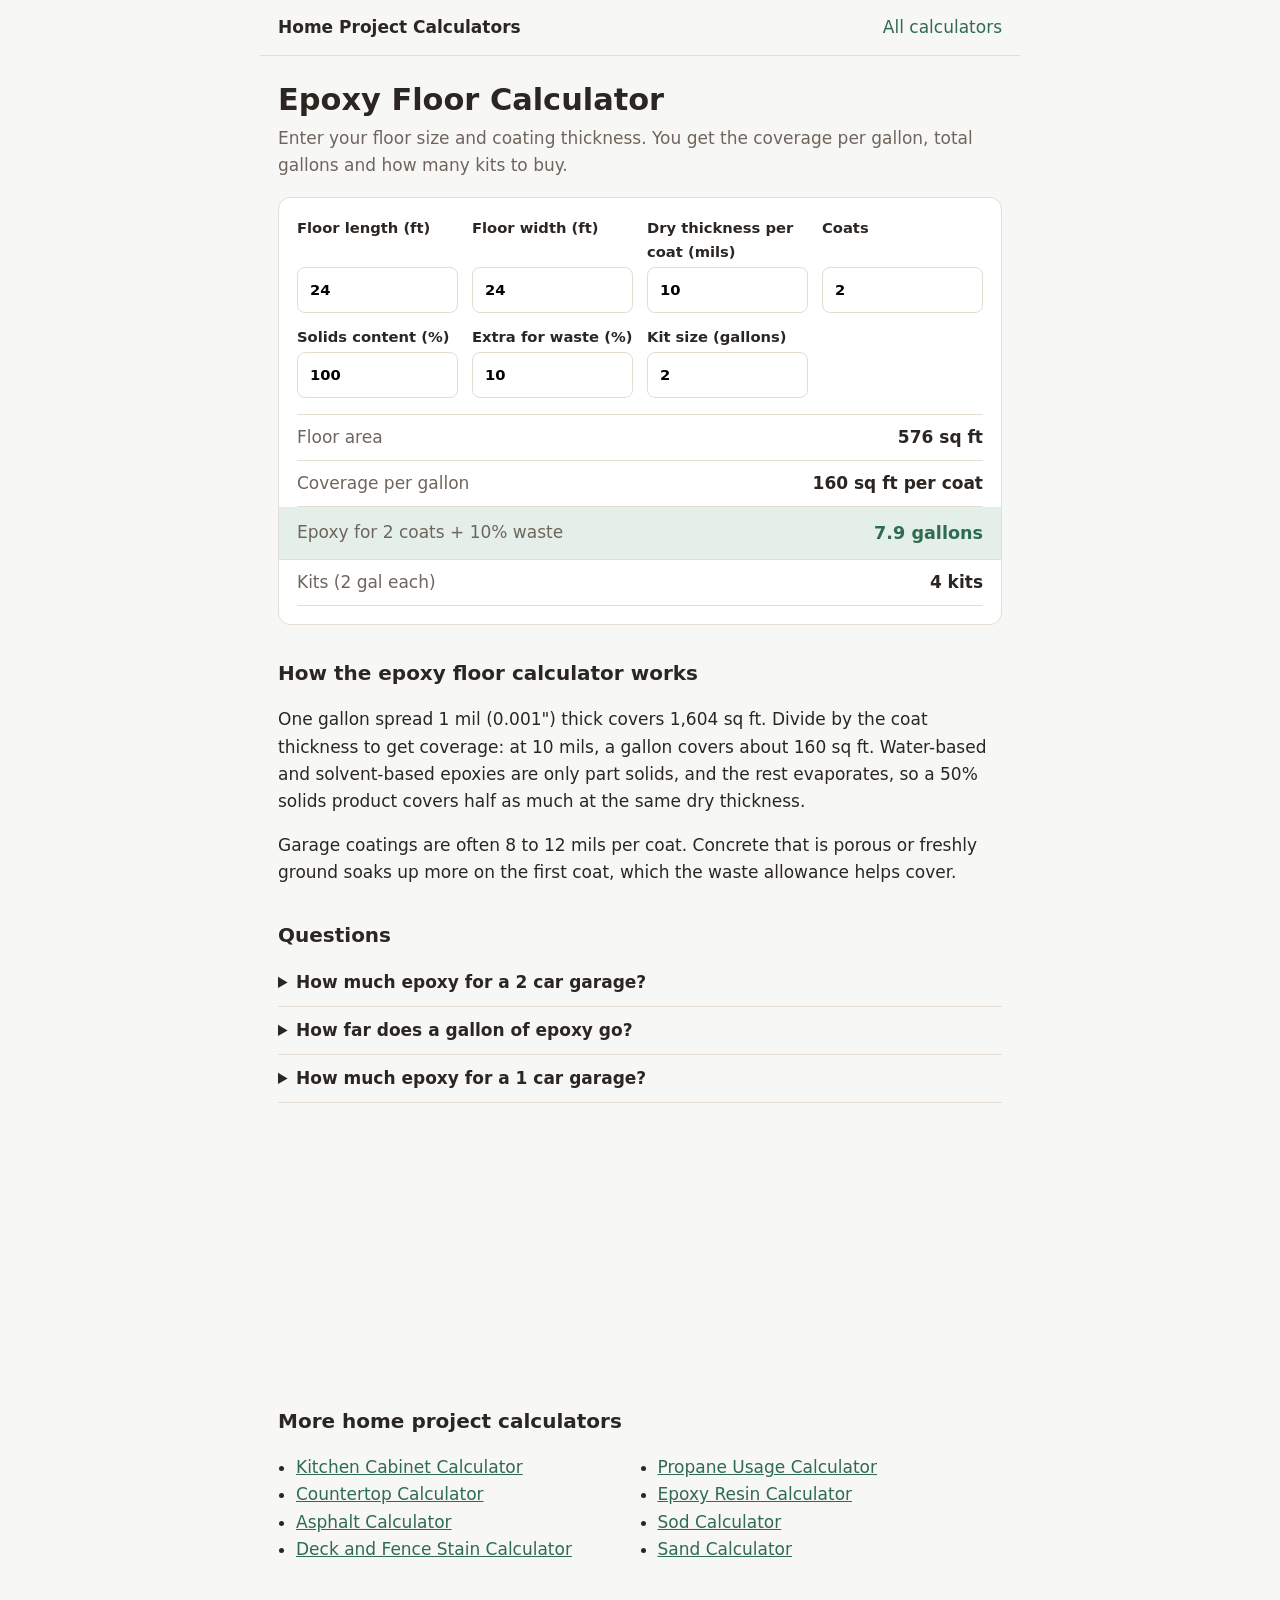
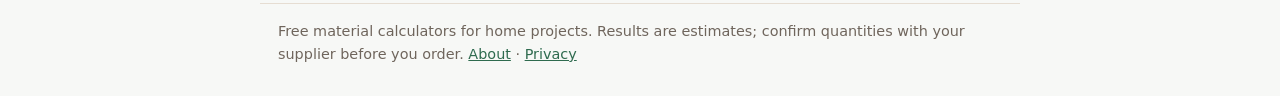
<file: epoxy-floor-calculator/index.html>
<!doctype html><html lang="en"><head><meta charset="utf-8"><meta name="viewport" content="width=device-width,initial-scale=1"><meta name="google-site-verification" content="CVZDYhy-9Az-9mSCyMcHNVbkX8L0_TWqJA_rbuYR4xs">
<title>Epoxy Calculator: How Much Epoxy for a Garage Floor</title><meta name="description" content="Free epoxy floor coating calculator. Enter floor size, coat thickness in mils, coats and solids content to get gallons and kits for a garage or basement floor."><link rel="canonical" href="https://home-project-calculators-3z6.pages.dev/epoxy-floor-calculator/">
<meta property="og:title" content="Epoxy Calculator: How Much Epoxy for a Garage Floor"><meta property="og:description" content="Free epoxy floor coating calculator. Enter floor size, coat thickness in mils, coats and solids content to get gallons and kits for a garage or basement floor."><meta property="og:url" content="https://home-project-calculators-3z6.pages.dev/epoxy-floor-calculator/"><meta property="og:type" content="website"><meta property="og:site_name" content="Home Project Calculators"><meta property="og:image" content="https://home-project-calculators-3z6.pages.dev/og/epoxy-floor-calculator.png"><meta property="og:image:width" content="1200"><meta property="og:image:height" content="630"><meta property="og:image:alt" content="Epoxy Floor Calculator: free, no signup">
<meta name="twitter:card" content="summary_large_image"><meta name="twitter:title" content="Epoxy Calculator: How Much Epoxy for a Garage Floor"><meta name="twitter:description" content="Free epoxy floor coating calculator. Enter floor size, coat thickness in mils, coats and solids content to get gallons and kits for a garage or basement floor."><meta name="twitter:image" content="https://home-project-calculators-3z6.pages.dev/og/epoxy-floor-calculator.png"><meta name="twitter:image:alt" content="Epoxy Floor Calculator: free, no signup">
<link rel="icon" href="/favicon.svg" type="image/svg+xml"><link rel="stylesheet" href="/style.css">
<script type="application/ld+json">{"@context":"https://schema.org","@type":"WebApplication","name":"Epoxy Floor Calculator","url":"https://home-project-calculators-3z6.pages.dev/epoxy-floor-calculator/","applicationCategory":"UtilitiesApplication","operatingSystem":"Any","offers":{"@type":"Offer","price":"0","priceCurrency":"USD"}}</script><script type="application/ld+json">{"@context":"https://schema.org","@type":"FAQPage","mainEntity":[{"@type":"Question","name":"How much epoxy for a 2 car garage?","acceptedAnswer":{"@type":"Answer","text":"A 24 × 24 ft floor with two 10 mil coats of 100% solids epoxy needs about 7.9 gallons with 10% extra, or 4 two-gallon kits."}},{"@type":"Question","name":"How far does a gallon of epoxy go?","acceptedAnswer":{"@type":"Answer","text":"At 10 mils, a gallon of 100% solids epoxy covers about 160 sq ft. A 50% solids product covers about 80 sq ft at the same dry thickness."}},{"@type":"Question","name":"How much epoxy for a 1 car garage?","acceptedAnswer":{"@type":"Answer","text":"A 20 × 20 ft floor needs about 2.49 gallons for one 10 mil coat, so 2 two-gallon kits."}}]}</script>
</head><body><header><a href="/">Home Project Calculators</a><a href="/#all" style="font-weight:500;color:var(--accent)">All calculators</a></header>
<main><h1>Epoxy Floor Calculator</h1><p class="lede">Enter your floor size and coating thickness. You get the coverage per gallon, total gallons and how many kits to buy.</p>
<form class="calc" data-calc="epoxy"><div class="grid"><label>Floor length (ft)<input name="l" type="number" inputmode="decimal" step="any" min="0" value="24" required></label><label>Floor width (ft)<input name="w" type="number" inputmode="decimal" step="any" min="0" value="24" required></label><label>Dry thickness per coat (mils)<input name="mils" type="number" inputmode="decimal" step="any" min="0" value="10" required></label><label>Coats<input name="coats" type="number" inputmode="decimal" step="any" min="0" value="2" required></label><label>Solids content (%)<input name="solids" type="number" inputmode="decimal" step="any" min="0" value="100" required></label><label>Extra for waste (%)<input name="waste" type="number" inputmode="decimal" step="any" min="0" value="10"></label><label>Kit size (gallons)<input name="kit" type="number" inputmode="decimal" step="any" min="0" value="2" required></label></div><div id="result" aria-live="polite"></div></form>
<div class="ad"><script async="async" data-cfasync="false" src="https://bauval.org/21/ab7f9d6fa5f63ed8d9570107b5866b9d"></script><div id="container-ab7f9d6fa5f63ed8d9570107b5866b9d"></div></div>
<h2>How the epoxy floor calculator works</h2><p>One gallon spread 1 mil (0.001") thick covers 1,604 sq ft. Divide by the coat thickness to get coverage: at 10 mils, a gallon covers about 160 sq ft. Water-based and solvent-based epoxies are only part solids, and the rest evaporates, so a 50% solids product covers half as much at the same dry thickness.</p><p>Garage coatings are often 8 to 12 mils per coat. Concrete that is porous or freshly ground soaks up more on the first coat, which the waste allowance helps cover.</p>
<h2>Questions</h2><details><summary>How much epoxy for a 2 car garage?</summary><p>A 24 × 24 ft floor with two 10 mil coats of 100% solids epoxy needs about 7.9 gallons with 10% extra, or 4 two-gallon kits.</p></details><details><summary>How far does a gallon of epoxy go?</summary><p>At 10 mils, a gallon of 100% solids epoxy covers about 160 sq ft. A 50% solids product covers about 80 sq ft at the same dry thickness.</p></details><details><summary>How much epoxy for a 1 car garage?</summary><p>A 20 × 20 ft floor needs about 2.49 gallons for one 10 mil coat, so 2 two-gallon kits.</p></details>
<div class="ad ad-banner"><script>atOptions = { 'key' : '8d4633651714d2e306c0f49692fb148e', 'format' : 'iframe', 'height' : 250, 'width' : 300, 'params' : {} };</script><script src="https://bauval.org/22/8d4633651714d2e306c0f49692fb148e"></script></div><h2>More home project calculators</h2><ul class="links"><li><a href="/cabinet-calculator/">Kitchen Cabinet Calculator</a></li><li><a href="/countertop-calculator/">Countertop Calculator</a></li><li><a href="/asphalt-calculator/">Asphalt Calculator</a></li><li><a href="/deck-stain-calculator/">Deck and Fence Stain Calculator</a></li><li><a href="/propane-calculator/">Propane Usage Calculator</a></li><li><a href="/resin-calculator/">Epoxy Resin Calculator</a></li><li><a href="/sod-calculator/">Sod Calculator</a></li><li><a href="/sand-calculator/">Sand Calculator</a></li></ul></main>
<footer>Free material calculators for home projects. Results are estimates; confirm quantities with your supplier before you order. <a href="/about/">About</a> · <a href="/privacy/">Privacy</a></footer>
<script src="/app.js" defer></script></body></html>
</file>
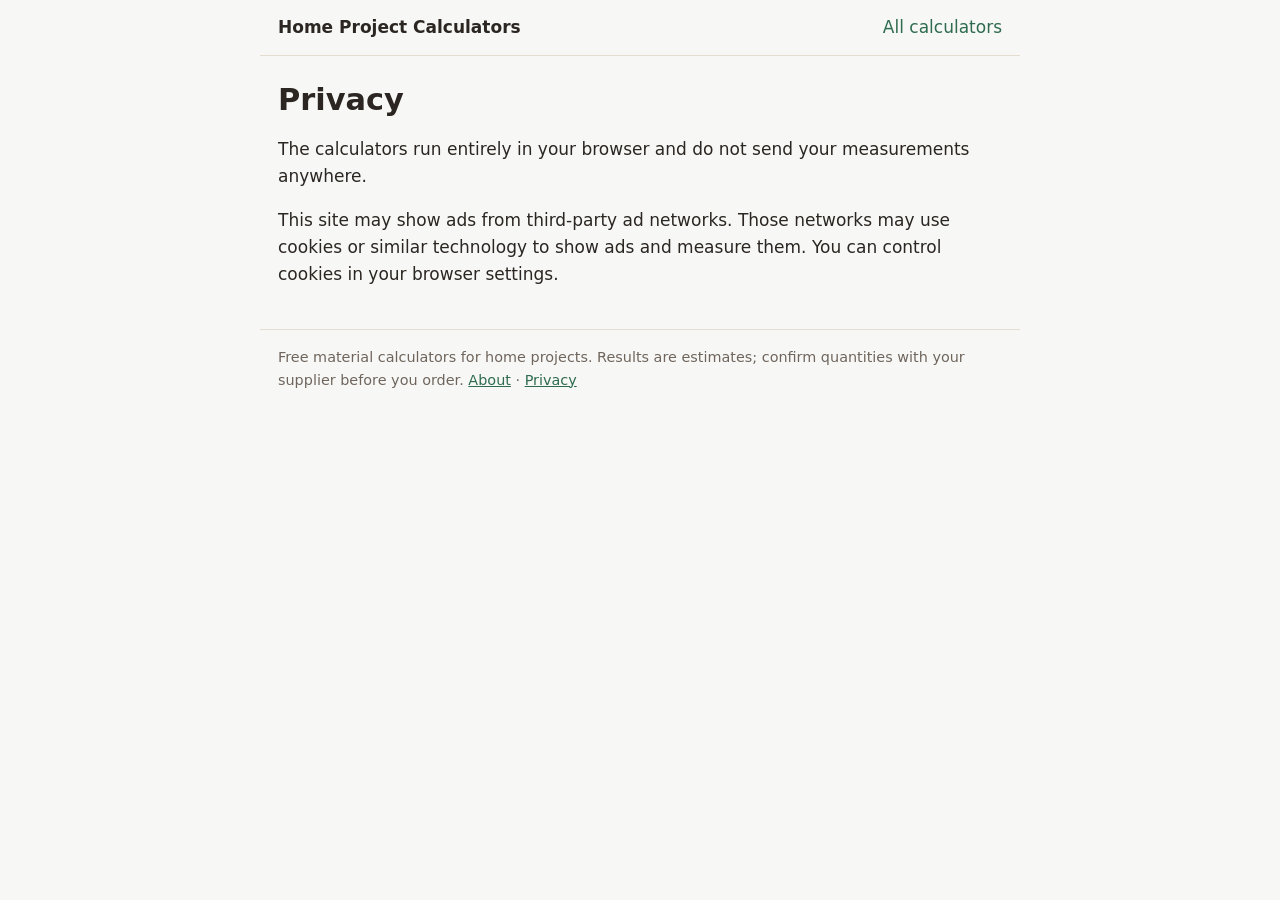
<file: privacy/index.html>
<!doctype html><html lang="en"><head><meta charset="utf-8"><meta name="viewport" content="width=device-width,initial-scale=1"><meta name="google-site-verification" content="CVZDYhy-9Az-9mSCyMcHNVbkX8L0_TWqJA_rbuYR4xs">
<title>Privacy | Home Project Calculators</title><meta name="description" content="Privacy for Home Project Calculators."><link rel="canonical" href="https://home-project-calculators-3z6.pages.dev/privacy/">
<meta property="og:title" content="Privacy | Home Project Calculators"><meta property="og:description" content="Privacy for Home Project Calculators."><meta property="og:url" content="https://home-project-calculators-3z6.pages.dev/privacy/"><meta property="og:type" content="website"><meta property="og:site_name" content="Home Project Calculators"><meta property="og:image" content="https://home-project-calculators-3z6.pages.dev/og/home.png"><meta property="og:image:width" content="1200"><meta property="og:image:height" content="630"><meta property="og:image:alt" content="Home Project Calculators">
<meta name="twitter:card" content="summary_large_image"><meta name="twitter:title" content="Privacy | Home Project Calculators"><meta name="twitter:description" content="Privacy for Home Project Calculators."><meta name="twitter:image" content="https://home-project-calculators-3z6.pages.dev/og/home.png"><meta name="twitter:image:alt" content="Home Project Calculators">
<link rel="icon" href="/favicon.svg" type="image/svg+xml"><link rel="stylesheet" href="/style.css">

</head><body><header><a href="/">Home Project Calculators</a><a href="/#all" style="font-weight:500;color:var(--accent)">All calculators</a></header>
<main><h1>Privacy</h1><p>The calculators run entirely in your browser and do not send your measurements anywhere.</p><p>This site may show ads from third-party ad networks. Those networks may use cookies or similar technology to show ads and measure them. You can control cookies in your browser settings.</p></main>
<footer>Free material calculators for home projects. Results are estimates; confirm quantities with your supplier before you order. <a href="/about/">About</a> · <a href="/privacy/">Privacy</a></footer>
<script src="/app.js" defer></script></body></html>
</file>
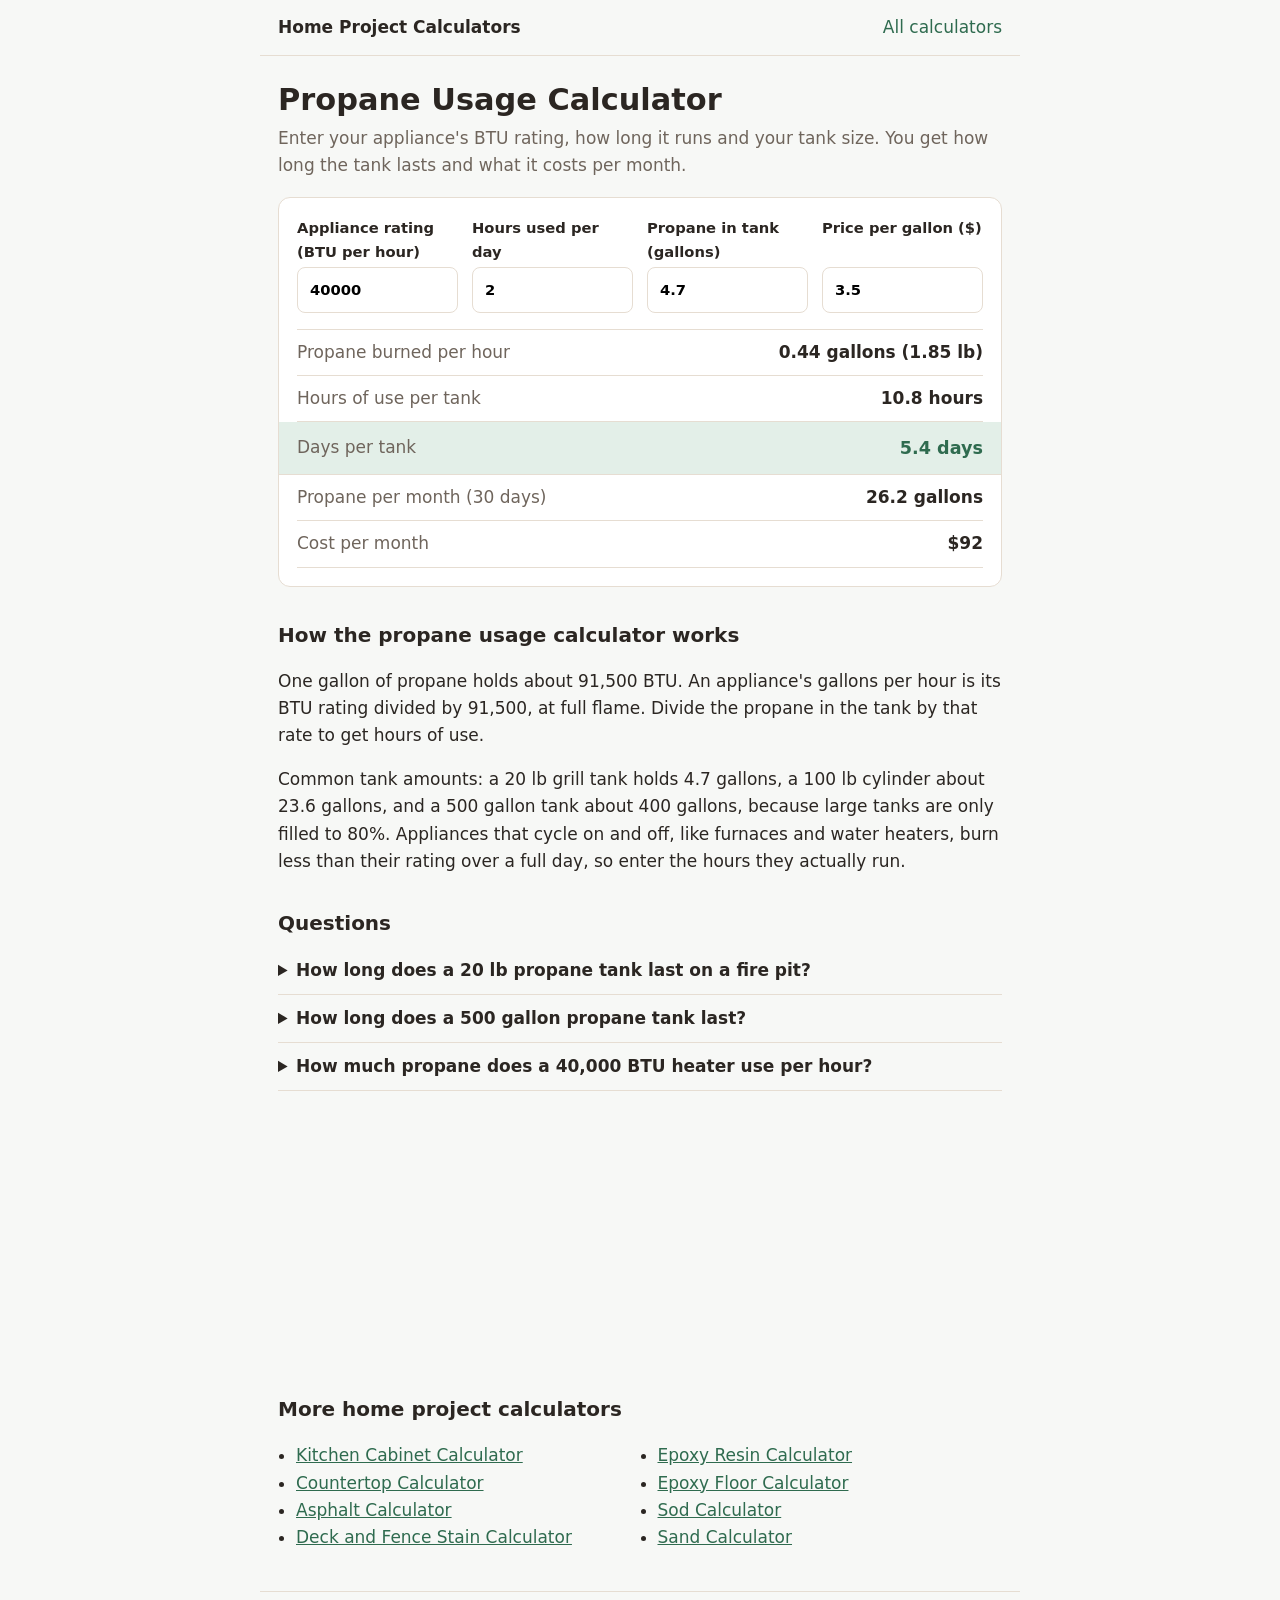
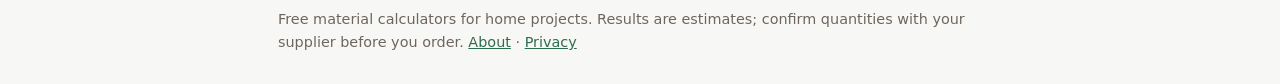
<file: propane-calculator/index.html>
<!doctype html><html lang="en"><head><meta charset="utf-8"><meta name="viewport" content="width=device-width,initial-scale=1"><meta name="google-site-verification" content="CVZDYhy-9Az-9mSCyMcHNVbkX8L0_TWqJA_rbuYR4xs">
<title>Propane Calculator: How Long Will a Propane Tank Last</title><meta name="description" content="Free propane calculator. Enter appliance BTUs, hours of use and tank size to see gallons per hour, how long the tank lasts and monthly cost."><link rel="canonical" href="https://home-project-calculators-3z6.pages.dev/propane-calculator/">
<meta property="og:title" content="Propane Calculator: How Long Will a Propane Tank Last"><meta property="og:description" content="Free propane calculator. Enter appliance BTUs, hours of use and tank size to see gallons per hour, how long the tank lasts and monthly cost."><meta property="og:url" content="https://home-project-calculators-3z6.pages.dev/propane-calculator/"><meta property="og:type" content="website"><meta property="og:site_name" content="Home Project Calculators"><meta property="og:image" content="https://home-project-calculators-3z6.pages.dev/og/propane-calculator.png"><meta property="og:image:width" content="1200"><meta property="og:image:height" content="630"><meta property="og:image:alt" content="Propane Usage Calculator: free, no signup">
<meta name="twitter:card" content="summary_large_image"><meta name="twitter:title" content="Propane Calculator: How Long Will a Propane Tank Last"><meta name="twitter:description" content="Free propane calculator. Enter appliance BTUs, hours of use and tank size to see gallons per hour, how long the tank lasts and monthly cost."><meta name="twitter:image" content="https://home-project-calculators-3z6.pages.dev/og/propane-calculator.png"><meta name="twitter:image:alt" content="Propane Usage Calculator: free, no signup">
<link rel="icon" href="/favicon.svg" type="image/svg+xml"><link rel="stylesheet" href="/style.css">
<script type="application/ld+json">{"@context":"https://schema.org","@type":"WebApplication","name":"Propane Usage Calculator","url":"https://home-project-calculators-3z6.pages.dev/propane-calculator/","applicationCategory":"UtilitiesApplication","operatingSystem":"Any","offers":{"@type":"Offer","price":"0","priceCurrency":"USD"}}</script><script type="application/ld+json">{"@context":"https://schema.org","@type":"FAQPage","mainEntity":[{"@type":"Question","name":"How long does a 20 lb propane tank last on a fire pit?","acceptedAnswer":{"@type":"Answer","text":"A 60,000 BTU fire pit at full flame burns about 0.66 gallons an hour, so a 20 lb tank (4.7 gallons) lasts about 7.2 hours."}},{"@type":"Question","name":"How long does a 500 gallon propane tank last?","acceptedAnswer":{"@type":"Answer","text":"A 100,000 BTU furnace that runs 8 hours a day burns about 8.7 gallons a day, so 400 gallons lasts about 45.7 days."}},{"@type":"Question","name":"How much propane does a 40,000 BTU heater use per hour?","acceptedAnswer":{"@type":"Answer","text":"About 0.44 gallons, or 1.85 lb, per hour at full output."}}]}</script>
</head><body><header><a href="/">Home Project Calculators</a><a href="/#all" style="font-weight:500;color:var(--accent)">All calculators</a></header>
<main><h1>Propane Usage Calculator</h1><p class="lede">Enter your appliance's BTU rating, how long it runs and your tank size. You get how long the tank lasts and what it costs per month.</p>
<form class="calc" data-calc="propane"><div class="grid"><label>Appliance rating (BTU per hour)<input name="btu" type="number" inputmode="decimal" step="any" min="0" value="40000" required></label><label>Hours used per day<input name="hours" type="number" inputmode="decimal" step="any" min="0" value="2" required></label><label>Propane in tank (gallons)<input name="tank" type="number" inputmode="decimal" step="any" min="0" value="4.7" required></label><label>Price per gallon ($)<input name="price" type="number" inputmode="decimal" step="any" min="0" value="3.5"></label></div><div id="result" aria-live="polite"></div></form>
<div class="ad"><script async="async" data-cfasync="false" src="https://bauval.org/21/ab7f9d6fa5f63ed8d9570107b5866b9d"></script><div id="container-ab7f9d6fa5f63ed8d9570107b5866b9d"></div></div>
<h2>How the propane usage calculator works</h2><p>One gallon of propane holds about 91,500 BTU. An appliance's gallons per hour is its BTU rating divided by 91,500, at full flame. Divide the propane in the tank by that rate to get hours of use.</p><p>Common tank amounts: a 20 lb grill tank holds 4.7 gallons, a 100 lb cylinder about 23.6 gallons, and a 500 gallon tank about 400 gallons, because large tanks are only filled to 80%. Appliances that cycle on and off, like furnaces and water heaters, burn less than their rating over a full day, so enter the hours they actually run.</p>
<h2>Questions</h2><details><summary>How long does a 20 lb propane tank last on a fire pit?</summary><p>A 60,000 BTU fire pit at full flame burns about 0.66 gallons an hour, so a 20 lb tank (4.7 gallons) lasts about 7.2 hours.</p></details><details><summary>How long does a 500 gallon propane tank last?</summary><p>A 100,000 BTU furnace that runs 8 hours a day burns about 8.7 gallons a day, so 400 gallons lasts about 45.7 days.</p></details><details><summary>How much propane does a 40,000 BTU heater use per hour?</summary><p>About 0.44 gallons, or 1.85 lb, per hour at full output.</p></details>
<div class="ad ad-banner"><script>atOptions = { 'key' : '8d4633651714d2e306c0f49692fb148e', 'format' : 'iframe', 'height' : 250, 'width' : 300, 'params' : {} };</script><script src="https://bauval.org/22/8d4633651714d2e306c0f49692fb148e"></script></div><h2>More home project calculators</h2><ul class="links"><li><a href="/cabinet-calculator/">Kitchen Cabinet Calculator</a></li><li><a href="/countertop-calculator/">Countertop Calculator</a></li><li><a href="/asphalt-calculator/">Asphalt Calculator</a></li><li><a href="/deck-stain-calculator/">Deck and Fence Stain Calculator</a></li><li><a href="/resin-calculator/">Epoxy Resin Calculator</a></li><li><a href="/epoxy-floor-calculator/">Epoxy Floor Calculator</a></li><li><a href="/sod-calculator/">Sod Calculator</a></li><li><a href="/sand-calculator/">Sand Calculator</a></li></ul></main>
<footer>Free material calculators for home projects. Results are estimates; confirm quantities with your supplier before you order. <a href="/about/">About</a> · <a href="/privacy/">Privacy</a></footer>
<script src="/app.js" defer></script></body></html>
</file>
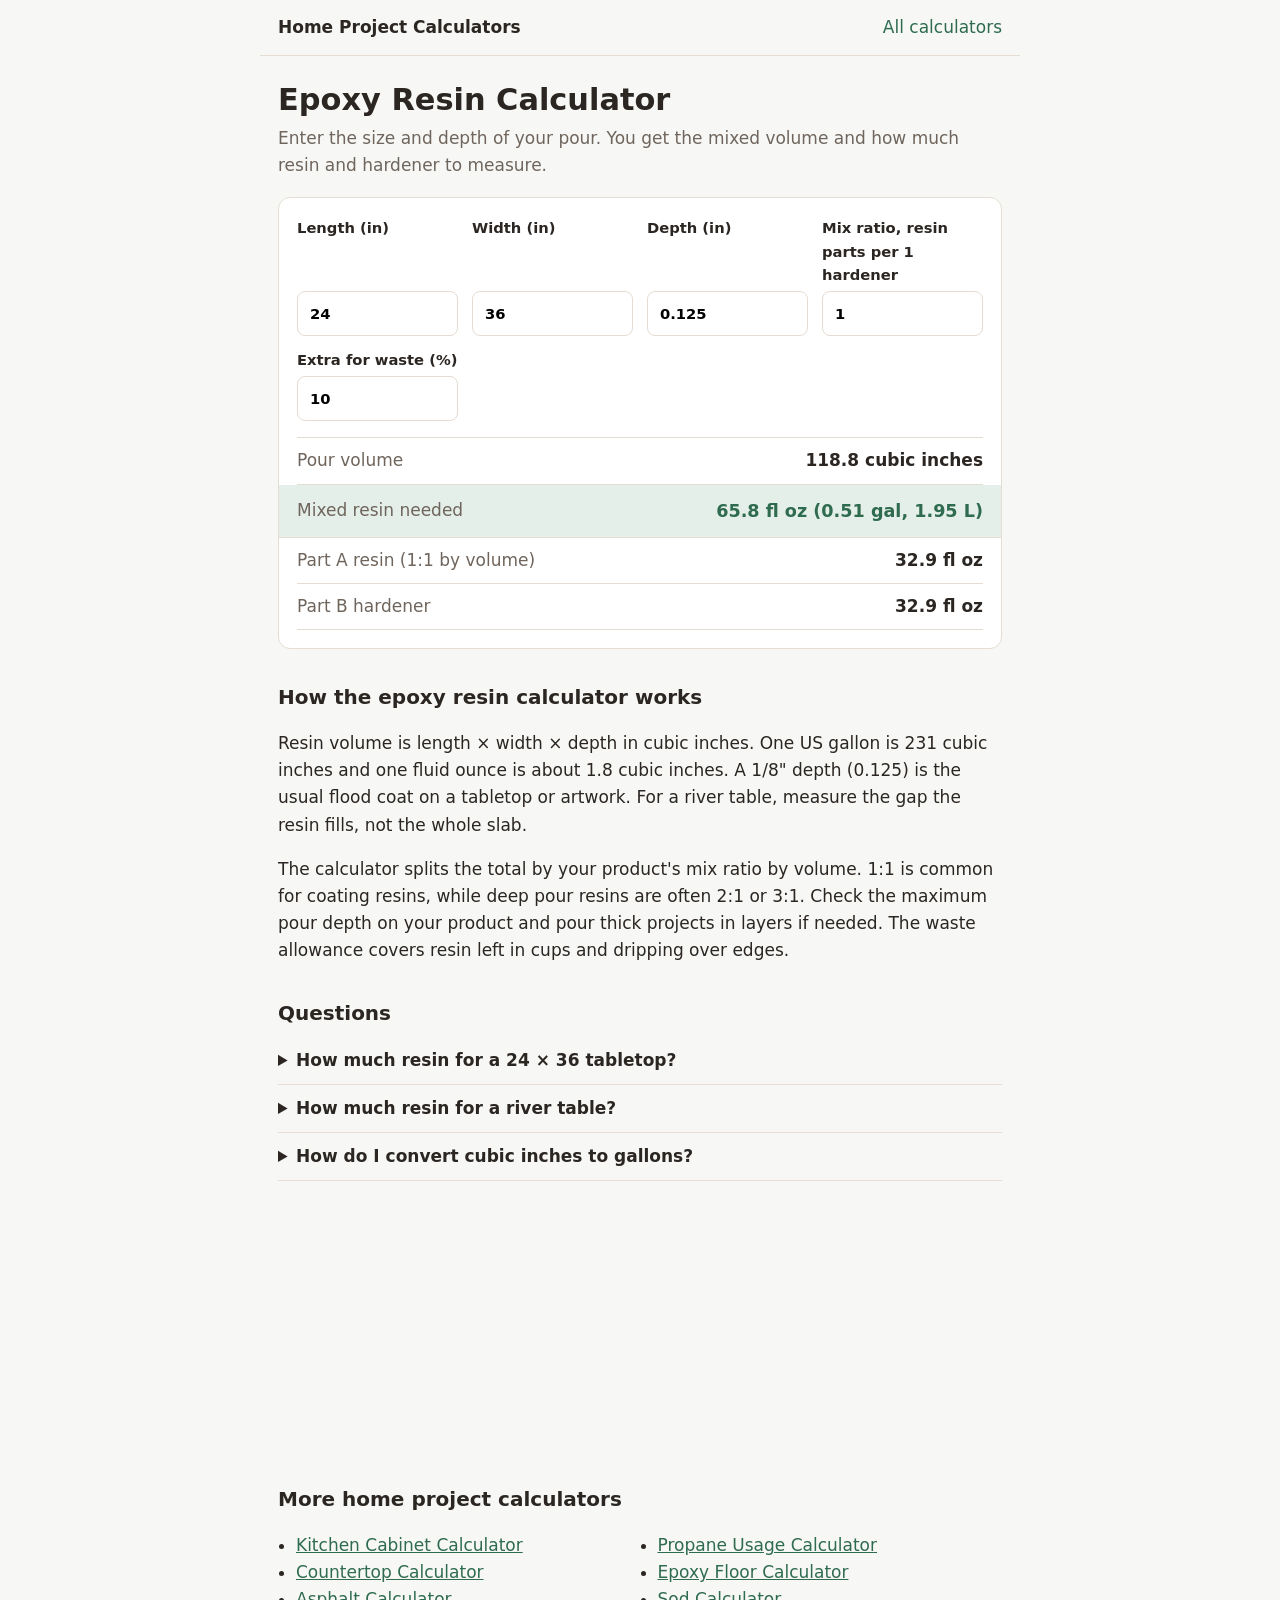
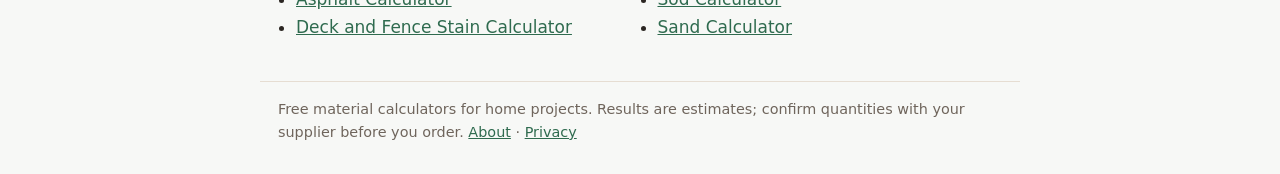
<file: resin-calculator/index.html>
<!doctype html><html lang="en"><head><meta charset="utf-8"><meta name="viewport" content="width=device-width,initial-scale=1"><meta name="google-site-verification" content="CVZDYhy-9Az-9mSCyMcHNVbkX8L0_TWqJA_rbuYR4xs">
<title>Resin Calculator: How Much Epoxy Resin Do I Need</title><meta name="description" content="Free epoxy resin calculator for river tables, tabletops and art. Enter length, width and depth to get ounces, gallons, liters and resin to hardener amounts."><link rel="canonical" href="https://home-project-calculators-3z6.pages.dev/resin-calculator/">
<meta property="og:title" content="Resin Calculator: How Much Epoxy Resin Do I Need"><meta property="og:description" content="Free epoxy resin calculator for river tables, tabletops and art. Enter length, width and depth to get ounces, gallons, liters and resin to hardener amounts."><meta property="og:url" content="https://home-project-calculators-3z6.pages.dev/resin-calculator/"><meta property="og:type" content="website"><meta property="og:site_name" content="Home Project Calculators"><meta property="og:image" content="https://home-project-calculators-3z6.pages.dev/og/resin-calculator.png"><meta property="og:image:width" content="1200"><meta property="og:image:height" content="630"><meta property="og:image:alt" content="Epoxy Resin Calculator: free, no signup">
<meta name="twitter:card" content="summary_large_image"><meta name="twitter:title" content="Resin Calculator: How Much Epoxy Resin Do I Need"><meta name="twitter:description" content="Free epoxy resin calculator for river tables, tabletops and art. Enter length, width and depth to get ounces, gallons, liters and resin to hardener amounts."><meta name="twitter:image" content="https://home-project-calculators-3z6.pages.dev/og/resin-calculator.png"><meta name="twitter:image:alt" content="Epoxy Resin Calculator: free, no signup">
<link rel="icon" href="/favicon.svg" type="image/svg+xml"><link rel="stylesheet" href="/style.css">
<script type="application/ld+json">{"@context":"https://schema.org","@type":"WebApplication","name":"Epoxy Resin Calculator","url":"https://home-project-calculators-3z6.pages.dev/resin-calculator/","applicationCategory":"UtilitiesApplication","operatingSystem":"Any","offers":{"@type":"Offer","price":"0","priceCurrency":"USD"}}</script><script type="application/ld+json">{"@context":"https://schema.org","@type":"FAQPage","mainEntity":[{"@type":"Question","name":"How much resin for a 24 × 36 tabletop?","acceptedAnswer":{"@type":"Answer","text":"A 1/8\" coat with 10% extra needs about 65.8 fl oz, just over half a gallon: 32.9 fl oz each of resin and hardener at 1:1."}},{"@type":"Question","name":"How much resin for a river table?","acceptedAnswer":{"@type":"Answer","text":"A river 72\" long, 6\" wide and 1 1/2\" deep is 648 cubic inches, about 2.81 gallons before any extra."}},{"@type":"Question","name":"How do I convert cubic inches to gallons?","acceptedAnswer":{"@type":"Answer","text":"Divide by 231. For fluid ounces, divide by about 1.8."}}]}</script>
</head><body><header><a href="/">Home Project Calculators</a><a href="/#all" style="font-weight:500;color:var(--accent)">All calculators</a></header>
<main><h1>Epoxy Resin Calculator</h1><p class="lede">Enter the size and depth of your pour. You get the mixed volume and how much resin and hardener to measure.</p>
<form class="calc" data-calc="resin"><div class="grid"><label>Length (in)<input name="l" type="number" inputmode="decimal" step="any" min="0" value="24" required></label><label>Width (in)<input name="w" type="number" inputmode="decimal" step="any" min="0" value="36" required></label><label>Depth (in)<input name="d" type="number" inputmode="decimal" step="any" min="0" value="0.125" required></label><label>Mix ratio, resin parts per 1 hardener<input name="ratio" type="number" inputmode="decimal" step="any" min="0" value="1" required></label><label>Extra for waste (%)<input name="waste" type="number" inputmode="decimal" step="any" min="0" value="10"></label></div><div id="result" aria-live="polite"></div></form>
<div class="ad"><script async="async" data-cfasync="false" src="https://bauval.org/21/ab7f9d6fa5f63ed8d9570107b5866b9d"></script><div id="container-ab7f9d6fa5f63ed8d9570107b5866b9d"></div></div>
<h2>How the epoxy resin calculator works</h2><p>Resin volume is length × width × depth in cubic inches. One US gallon is 231 cubic inches and one fluid ounce is about 1.8 cubic inches. A 1/8" depth (0.125) is the usual flood coat on a tabletop or artwork. For a river table, measure the gap the resin fills, not the whole slab.</p><p>The calculator splits the total by your product's mix ratio by volume. 1:1 is common for coating resins, while deep pour resins are often 2:1 or 3:1. Check the maximum pour depth on your product and pour thick projects in layers if needed. The waste allowance covers resin left in cups and dripping over edges.</p>
<h2>Questions</h2><details><summary>How much resin for a 24 × 36 tabletop?</summary><p>A 1/8&quot; coat with 10% extra needs about 65.8 fl oz, just over half a gallon: 32.9 fl oz each of resin and hardener at 1:1.</p></details><details><summary>How much resin for a river table?</summary><p>A river 72&quot; long, 6&quot; wide and 1 1/2&quot; deep is 648 cubic inches, about 2.81 gallons before any extra.</p></details><details><summary>How do I convert cubic inches to gallons?</summary><p>Divide by 231. For fluid ounces, divide by about 1.8.</p></details>
<div class="ad ad-banner"><script>atOptions = { 'key' : '8d4633651714d2e306c0f49692fb148e', 'format' : 'iframe', 'height' : 250, 'width' : 300, 'params' : {} };</script><script src="https://bauval.org/22/8d4633651714d2e306c0f49692fb148e"></script></div><h2>More home project calculators</h2><ul class="links"><li><a href="/cabinet-calculator/">Kitchen Cabinet Calculator</a></li><li><a href="/countertop-calculator/">Countertop Calculator</a></li><li><a href="/asphalt-calculator/">Asphalt Calculator</a></li><li><a href="/deck-stain-calculator/">Deck and Fence Stain Calculator</a></li><li><a href="/propane-calculator/">Propane Usage Calculator</a></li><li><a href="/epoxy-floor-calculator/">Epoxy Floor Calculator</a></li><li><a href="/sod-calculator/">Sod Calculator</a></li><li><a href="/sand-calculator/">Sand Calculator</a></li></ul></main>
<footer>Free material calculators for home projects. Results are estimates; confirm quantities with your supplier before you order. <a href="/about/">About</a> · <a href="/privacy/">Privacy</a></footer>
<script src="/app.js" defer></script></body></html>
</file>
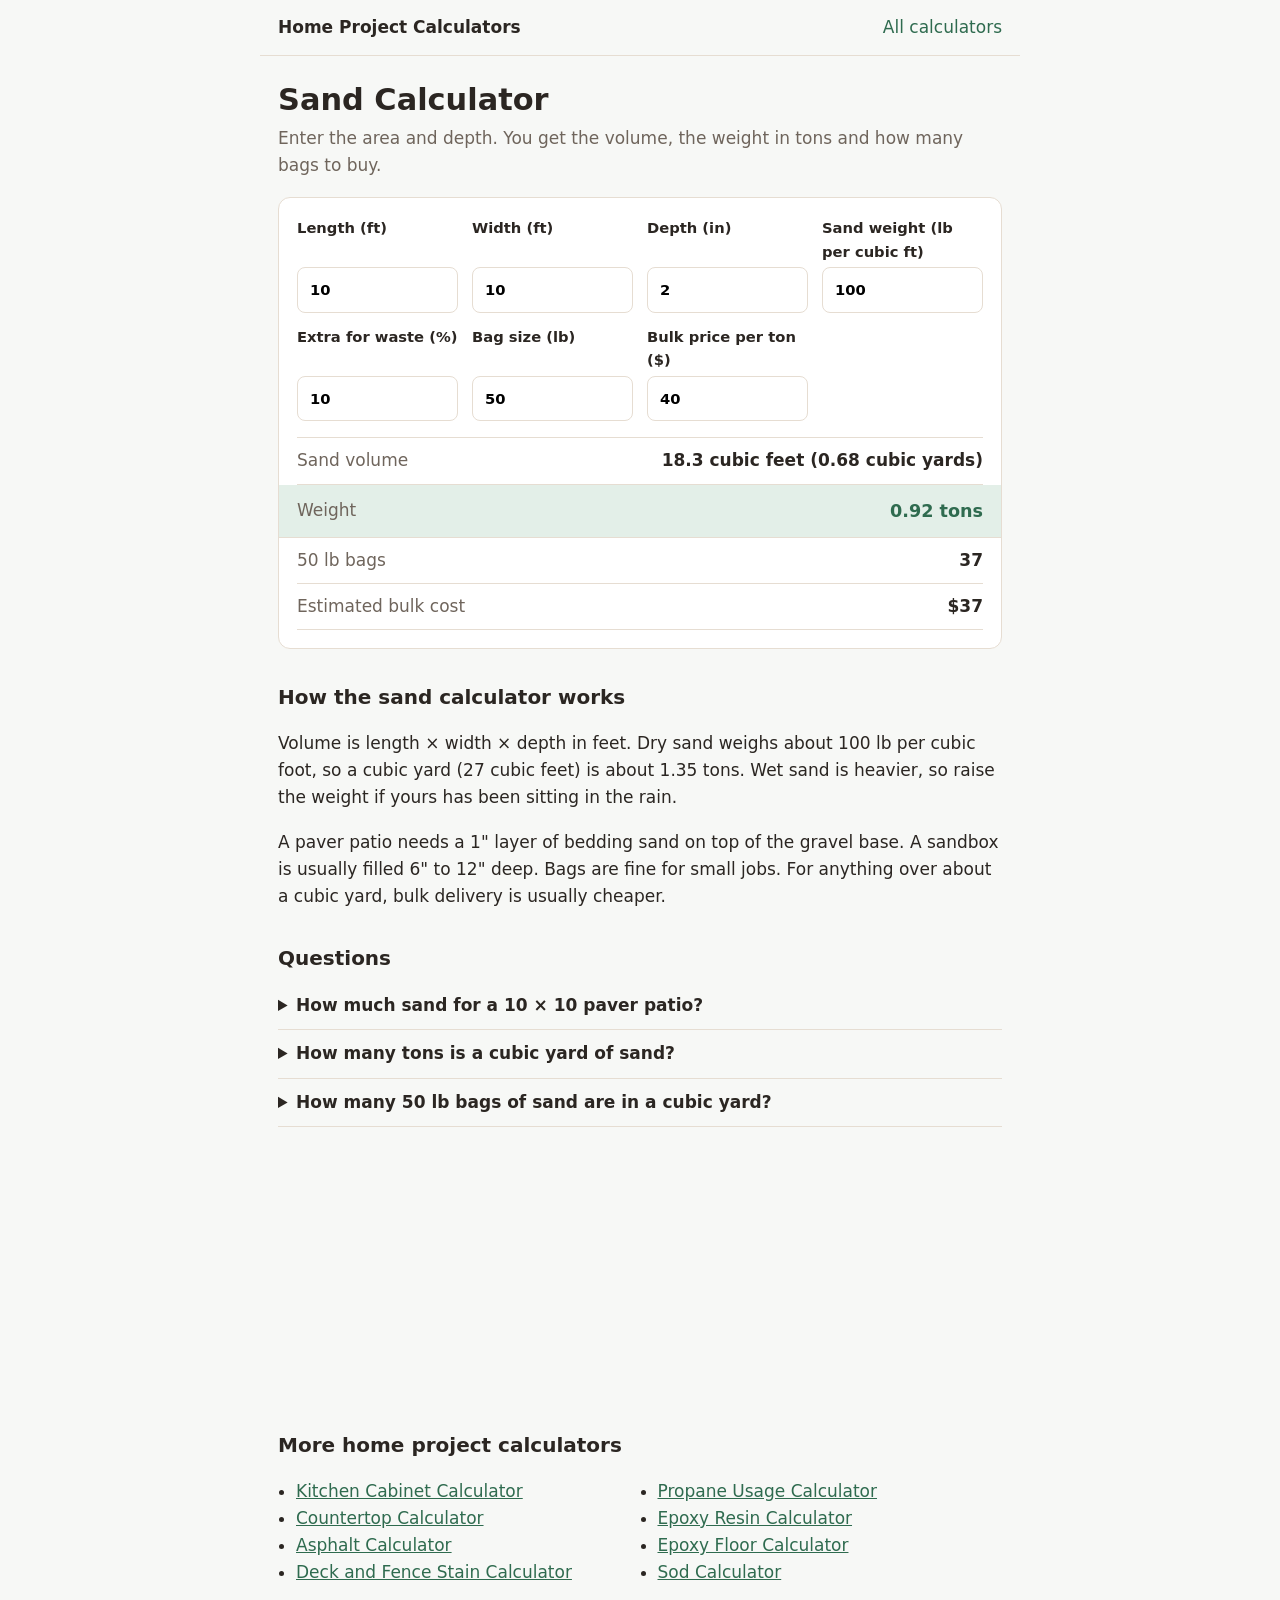
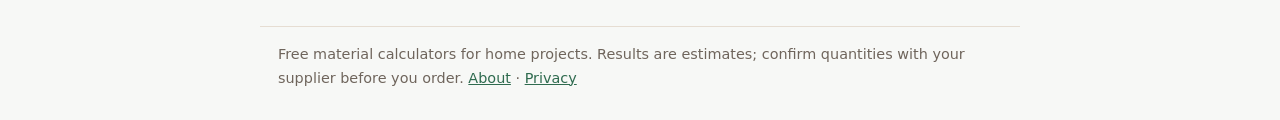
<file: sand-calculator/index.html>
<!doctype html><html lang="en"><head><meta charset="utf-8"><meta name="viewport" content="width=device-width,initial-scale=1"><meta name="google-site-verification" content="CVZDYhy-9Az-9mSCyMcHNVbkX8L0_TWqJA_rbuYR4xs">
<title>Sand Calculator: Cubic Yards, Tons and Bags of Sand</title><meta name="description" content="Free sand calculator for pavers, sandboxes and fill. Enter area and depth to get cubic feet, cubic yards, tons and the number of 50 lb bags."><link rel="canonical" href="https://home-project-calculators-3z6.pages.dev/sand-calculator/">
<meta property="og:title" content="Sand Calculator: Cubic Yards, Tons and Bags of Sand"><meta property="og:description" content="Free sand calculator for pavers, sandboxes and fill. Enter area and depth to get cubic feet, cubic yards, tons and the number of 50 lb bags."><meta property="og:url" content="https://home-project-calculators-3z6.pages.dev/sand-calculator/"><meta property="og:type" content="website"><meta property="og:site_name" content="Home Project Calculators"><meta property="og:image" content="https://home-project-calculators-3z6.pages.dev/og/sand-calculator.png"><meta property="og:image:width" content="1200"><meta property="og:image:height" content="630"><meta property="og:image:alt" content="Sand Calculator: free, no signup">
<meta name="twitter:card" content="summary_large_image"><meta name="twitter:title" content="Sand Calculator: Cubic Yards, Tons and Bags of Sand"><meta name="twitter:description" content="Free sand calculator for pavers, sandboxes and fill. Enter area and depth to get cubic feet, cubic yards, tons and the number of 50 lb bags."><meta name="twitter:image" content="https://home-project-calculators-3z6.pages.dev/og/sand-calculator.png"><meta name="twitter:image:alt" content="Sand Calculator: free, no signup">
<link rel="icon" href="/favicon.svg" type="image/svg+xml"><link rel="stylesheet" href="/style.css">
<script type="application/ld+json">{"@context":"https://schema.org","@type":"WebApplication","name":"Sand Calculator","url":"https://home-project-calculators-3z6.pages.dev/sand-calculator/","applicationCategory":"UtilitiesApplication","operatingSystem":"Any","offers":{"@type":"Offer","price":"0","priceCurrency":"USD"}}</script><script type="application/ld+json">{"@context":"https://schema.org","@type":"FAQPage","mainEntity":[{"@type":"Question","name":"How much sand for a 10 × 10 paver patio?","acceptedAnswer":{"@type":"Answer","text":"A 1\" bedding layer is about 8.3 cubic feet, or 17 bags of 50 lb, before extra."}},{"@type":"Question","name":"How many tons is a cubic yard of sand?","acceptedAnswer":{"@type":"Answer","text":"About 1.35 tons for dry sand at 100 lb per cubic foot."}},{"@type":"Question","name":"How many 50 lb bags of sand are in a cubic yard?","acceptedAnswer":{"@type":"Answer","text":"About 54 bags of dry sand."}}]}</script>
</head><body><header><a href="/">Home Project Calculators</a><a href="/#all" style="font-weight:500;color:var(--accent)">All calculators</a></header>
<main><h1>Sand Calculator</h1><p class="lede">Enter the area and depth. You get the volume, the weight in tons and how many bags to buy.</p>
<form class="calc" data-calc="sand"><div class="grid"><label>Length (ft)<input name="l" type="number" inputmode="decimal" step="any" min="0" value="10" required></label><label>Width (ft)<input name="w" type="number" inputmode="decimal" step="any" min="0" value="10" required></label><label>Depth (in)<input name="d" type="number" inputmode="decimal" step="any" min="0" value="2" required></label><label>Sand weight (lb per cubic ft)<input name="density" type="number" inputmode="decimal" step="any" min="0" value="100" required></label><label>Extra for waste (%)<input name="waste" type="number" inputmode="decimal" step="any" min="0" value="10"></label><label>Bag size (lb)<input name="bag" type="number" inputmode="decimal" step="any" min="0" value="50" required></label><label>Bulk price per ton ($)<input name="price" type="number" inputmode="decimal" step="any" min="0" value="40"></label></div><div id="result" aria-live="polite"></div></form>
<div class="ad"><script async="async" data-cfasync="false" src="https://bauval.org/21/ab7f9d6fa5f63ed8d9570107b5866b9d"></script><div id="container-ab7f9d6fa5f63ed8d9570107b5866b9d"></div></div>
<h2>How the sand calculator works</h2><p>Volume is length × width × depth in feet. Dry sand weighs about 100 lb per cubic foot, so a cubic yard (27 cubic feet) is about 1.35 tons. Wet sand is heavier, so raise the weight if yours has been sitting in the rain.</p><p>A paver patio needs a 1" layer of bedding sand on top of the gravel base. A sandbox is usually filled 6" to 12" deep. Bags are fine for small jobs. For anything over about a cubic yard, bulk delivery is usually cheaper.</p>
<h2>Questions</h2><details><summary>How much sand for a 10 × 10 paver patio?</summary><p>A 1&quot; bedding layer is about 8.3 cubic feet, or 17 bags of 50 lb, before extra.</p></details><details><summary>How many tons is a cubic yard of sand?</summary><p>About 1.35 tons for dry sand at 100 lb per cubic foot.</p></details><details><summary>How many 50 lb bags of sand are in a cubic yard?</summary><p>About 54 bags of dry sand.</p></details>
<div class="ad ad-banner"><script>atOptions = { 'key' : '8d4633651714d2e306c0f49692fb148e', 'format' : 'iframe', 'height' : 250, 'width' : 300, 'params' : {} };</script><script src="https://bauval.org/22/8d4633651714d2e306c0f49692fb148e"></script></div><h2>More home project calculators</h2><ul class="links"><li><a href="/cabinet-calculator/">Kitchen Cabinet Calculator</a></li><li><a href="/countertop-calculator/">Countertop Calculator</a></li><li><a href="/asphalt-calculator/">Asphalt Calculator</a></li><li><a href="/deck-stain-calculator/">Deck and Fence Stain Calculator</a></li><li><a href="/propane-calculator/">Propane Usage Calculator</a></li><li><a href="/resin-calculator/">Epoxy Resin Calculator</a></li><li><a href="/epoxy-floor-calculator/">Epoxy Floor Calculator</a></li><li><a href="/sod-calculator/">Sod Calculator</a></li></ul></main>
<footer>Free material calculators for home projects. Results are estimates; confirm quantities with your supplier before you order. <a href="/about/">About</a> · <a href="/privacy/">Privacy</a></footer>
<script src="/app.js" defer></script></body></html>
</file>
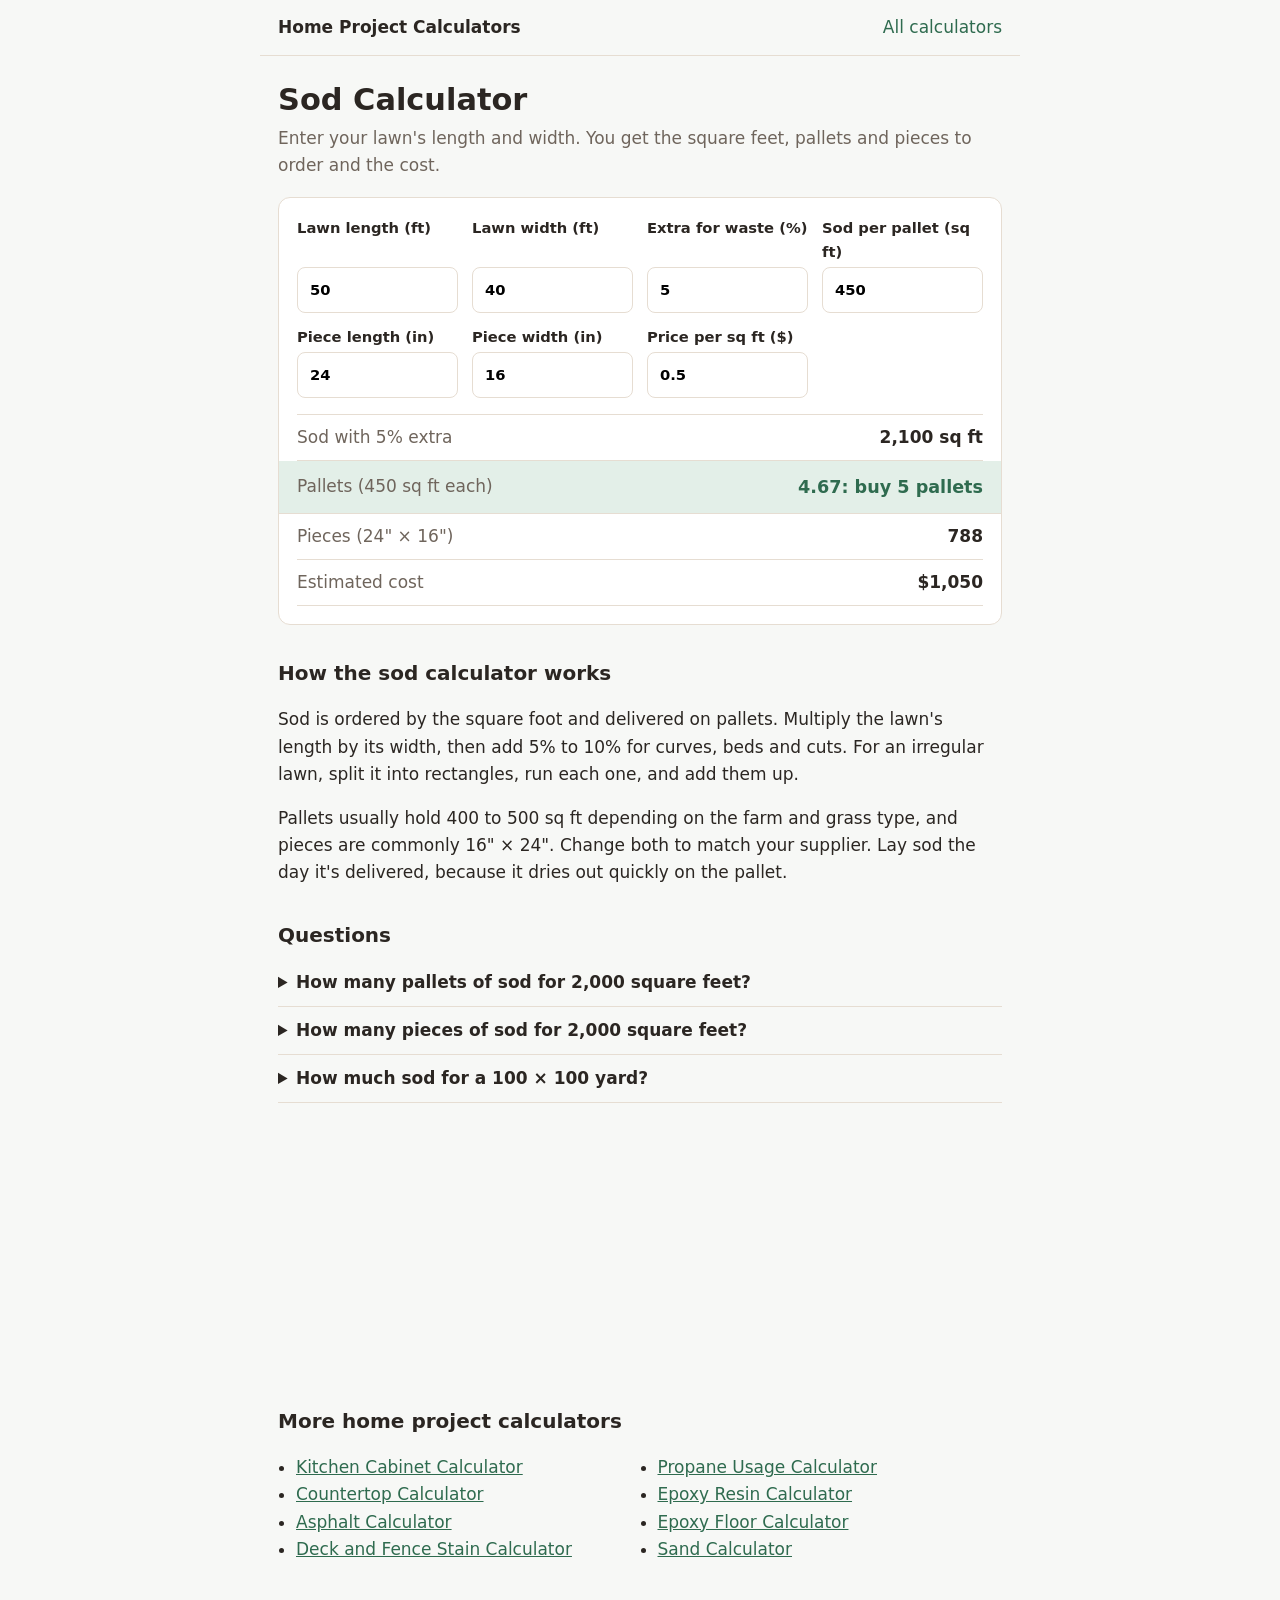
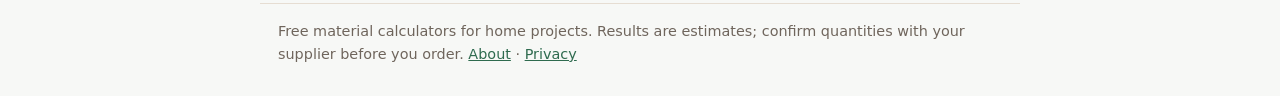
<file: sod-calculator/index.html>
<!doctype html><html lang="en"><head><meta charset="utf-8"><meta name="viewport" content="width=device-width,initial-scale=1"><meta name="google-site-verification" content="CVZDYhy-9Az-9mSCyMcHNVbkX8L0_TWqJA_rbuYR4xs">
<title>Sod Calculator: How Many Pallets of Sod Do I Need</title><meta name="description" content="Free sod calculator. Enter your lawn size to get square feet, pallets, pieces of sod and estimated cost, with extra for cuts and edges."><link rel="canonical" href="https://home-project-calculators-3z6.pages.dev/sod-calculator/">
<meta property="og:title" content="Sod Calculator: How Many Pallets of Sod Do I Need"><meta property="og:description" content="Free sod calculator. Enter your lawn size to get square feet, pallets, pieces of sod and estimated cost, with extra for cuts and edges."><meta property="og:url" content="https://home-project-calculators-3z6.pages.dev/sod-calculator/"><meta property="og:type" content="website"><meta property="og:site_name" content="Home Project Calculators"><meta property="og:image" content="https://home-project-calculators-3z6.pages.dev/og/sod-calculator.png"><meta property="og:image:width" content="1200"><meta property="og:image:height" content="630"><meta property="og:image:alt" content="Sod Calculator: free, no signup">
<meta name="twitter:card" content="summary_large_image"><meta name="twitter:title" content="Sod Calculator: How Many Pallets of Sod Do I Need"><meta name="twitter:description" content="Free sod calculator. Enter your lawn size to get square feet, pallets, pieces of sod and estimated cost, with extra for cuts and edges."><meta name="twitter:image" content="https://home-project-calculators-3z6.pages.dev/og/sod-calculator.png"><meta name="twitter:image:alt" content="Sod Calculator: free, no signup">
<link rel="icon" href="/favicon.svg" type="image/svg+xml"><link rel="stylesheet" href="/style.css">
<script type="application/ld+json">{"@context":"https://schema.org","@type":"WebApplication","name":"Sod Calculator","url":"https://home-project-calculators-3z6.pages.dev/sod-calculator/","applicationCategory":"UtilitiesApplication","operatingSystem":"Any","offers":{"@type":"Offer","price":"0","priceCurrency":"USD"}}</script><script type="application/ld+json">{"@context":"https://schema.org","@type":"FAQPage","mainEntity":[{"@type":"Question","name":"How many pallets of sod for 2,000 square feet?","acceptedAnswer":{"@type":"Answer","text":"With 5% extra you need 2,100 sq ft. At 450 sq ft per pallet that's 4.67 pallets, so order 5."}},{"@type":"Question","name":"How many pieces of sod for 2,000 square feet?","acceptedAnswer":{"@type":"Answer","text":"2,100 sq ft (with 5% extra) is 788 pieces of 16\" × 24\" sod."}},{"@type":"Question","name":"How much sod for a 100 × 100 yard?","acceptedAnswer":{"@type":"Answer","text":"10,000 sq ft plus 5% is 10,500 sq ft, or 24 pallets of 450 sq ft."}}]}</script>
</head><body><header><a href="/">Home Project Calculators</a><a href="/#all" style="font-weight:500;color:var(--accent)">All calculators</a></header>
<main><h1>Sod Calculator</h1><p class="lede">Enter your lawn's length and width. You get the square feet, pallets and pieces to order and the cost.</p>
<form class="calc" data-calc="sod"><div class="grid"><label>Lawn length (ft)<input name="l" type="number" inputmode="decimal" step="any" min="0" value="50" required></label><label>Lawn width (ft)<input name="w" type="number" inputmode="decimal" step="any" min="0" value="40" required></label><label>Extra for waste (%)<input name="waste" type="number" inputmode="decimal" step="any" min="0" value="5"></label><label>Sod per pallet (sq ft)<input name="pallet" type="number" inputmode="decimal" step="any" min="0" value="450" required></label><label>Piece length (in)<input name="pl" type="number" inputmode="decimal" step="any" min="0" value="24" required></label><label>Piece width (in)<input name="pw" type="number" inputmode="decimal" step="any" min="0" value="16" required></label><label>Price per sq ft ($)<input name="price" type="number" inputmode="decimal" step="any" min="0" value="0.5"></label></div><div id="result" aria-live="polite"></div></form>
<div class="ad"><script async="async" data-cfasync="false" src="https://bauval.org/21/ab7f9d6fa5f63ed8d9570107b5866b9d"></script><div id="container-ab7f9d6fa5f63ed8d9570107b5866b9d"></div></div>
<h2>How the sod calculator works</h2><p>Sod is ordered by the square foot and delivered on pallets. Multiply the lawn's length by its width, then add 5% to 10% for curves, beds and cuts. For an irregular lawn, split it into rectangles, run each one, and add them up.</p><p>Pallets usually hold 400 to 500 sq ft depending on the farm and grass type, and pieces are commonly 16" × 24". Change both to match your supplier. Lay sod the day it's delivered, because it dries out quickly on the pallet.</p>
<h2>Questions</h2><details><summary>How many pallets of sod for 2,000 square feet?</summary><p>With 5% extra you need 2,100 sq ft. At 450 sq ft per pallet that's 4.67 pallets, so order 5.</p></details><details><summary>How many pieces of sod for 2,000 square feet?</summary><p>2,100 sq ft (with 5% extra) is 788 pieces of 16&quot; × 24&quot; sod.</p></details><details><summary>How much sod for a 100 × 100 yard?</summary><p>10,000 sq ft plus 5% is 10,500 sq ft, or 24 pallets of 450 sq ft.</p></details>
<div class="ad ad-banner"><script>atOptions = { 'key' : '8d4633651714d2e306c0f49692fb148e', 'format' : 'iframe', 'height' : 250, 'width' : 300, 'params' : {} };</script><script src="https://bauval.org/22/8d4633651714d2e306c0f49692fb148e"></script></div><h2>More home project calculators</h2><ul class="links"><li><a href="/cabinet-calculator/">Kitchen Cabinet Calculator</a></li><li><a href="/countertop-calculator/">Countertop Calculator</a></li><li><a href="/asphalt-calculator/">Asphalt Calculator</a></li><li><a href="/deck-stain-calculator/">Deck and Fence Stain Calculator</a></li><li><a href="/propane-calculator/">Propane Usage Calculator</a></li><li><a href="/resin-calculator/">Epoxy Resin Calculator</a></li><li><a href="/epoxy-floor-calculator/">Epoxy Floor Calculator</a></li><li><a href="/sand-calculator/">Sand Calculator</a></li></ul></main>
<footer>Free material calculators for home projects. Results are estimates; confirm quantities with your supplier before you order. <a href="/about/">About</a> · <a href="/privacy/">Privacy</a></footer>
<script src="/app.js" defer></script></body></html>
</file>
<file: style.css>
:root{--bg:#f7f8f6;--fg:#2b2622;--muted:#6f655c;--card:#fff;--line:#e6ddd2;--accent:#2f6b4f;--accent-soft:#e3efe8}
*{box-sizing:border-box}
body{margin:0;font:17px/1.6 system-ui,-apple-system,"Segoe UI",Roboto,sans-serif;background:var(--bg);color:var(--fg)}
a{color:var(--accent)}
header,main,footer{max-width:760px;margin:0 auto;padding:0 18px}
header{display:flex;justify-content:space-between;align-items:center;padding-top:14px;padding-bottom:14px;border-bottom:1px solid var(--line)}
header a{font-weight:700;text-decoration:none;color:var(--fg)}
h1{font-size:1.9rem;line-height:1.2;margin:26px 0 6px}
h2{font-size:1.25rem;margin:32px 0 8px}
.lede{color:var(--muted);margin:0 0 18px}
.calc{background:var(--card);border:1px solid var(--line);border-radius:12px;padding:18px}
.grid{display:grid;grid-template-columns:repeat(auto-fit,minmax(140px,1fr));gap:12px 14px}
label{display:block;font-size:.92rem;font-weight:600}
input,select{width:100%;margin-top:4px;padding:10px 12px;font:inherit;border:1px solid var(--line);border-radius:8px;background:#fff}
input:focus,select:focus{outline:2px solid var(--accent);outline-offset:1px}
label.check{display:flex;gap:8px;align-items:center;font-weight:500}
label.check input{width:auto;margin:0}
.unitbar{display:flex;justify-content:flex-end;gap:8px;align-items:center;margin-bottom:12px;font-size:.9rem}
.unitbar select{width:auto;margin:0;padding:6px 8px}
#result{margin-top:16px}
dl{margin:0;border-top:1px solid var(--line)}
dl div{display:flex;justify-content:space-between;gap:16px;padding:9px 0;border-bottom:1px solid var(--line)}
dt{color:var(--muted)}dd{margin:0;font-weight:600;text-align:right}
dl div.hi{background:var(--accent-soft);margin:0 -18px;padding:12px 18px}
dl div.hi dd{color:var(--accent);font-size:1.1rem}
.hint{color:var(--muted)}
.ad{min-height:0;margin:20px 0}.ad-banner{display:flex;justify-content:center;min-height:250px}
.links{columns:2;padding-left:18px}
.cards{display:grid;grid-template-columns:repeat(auto-fit,minmax(220px,1fr));gap:12px;padding:0;list-style:none}
.cards a{display:block;height:100%;padding:14px;border:1px solid var(--line);border-radius:10px;background:#fff;text-decoration:none;color:var(--fg)}
.cards b{display:block;color:var(--accent)}
.cards span{font-size:.92rem;color:var(--muted)}
details{border-bottom:1px solid var(--line);padding:10px 0}
summary{cursor:pointer;font-weight:600}
footer{margin-top:40px;padding-top:16px;padding-bottom:30px;border-top:1px solid var(--line);color:var(--muted);font-size:.9rem}
@media(max-width:520px){.links{columns:1}dl div{flex-direction:column;gap:2px}dd{text-align:left}}
table{border-collapse:collapse;width:100%;margin:8px 0}th,td{text-align:left;padding:6px 8px;border-bottom:1px solid var(--line)}h3{font-size:1.05rem;margin:20px 0 6px}
.grid label{display:flex;flex-direction:column;justify-content:space-between}
</file>
